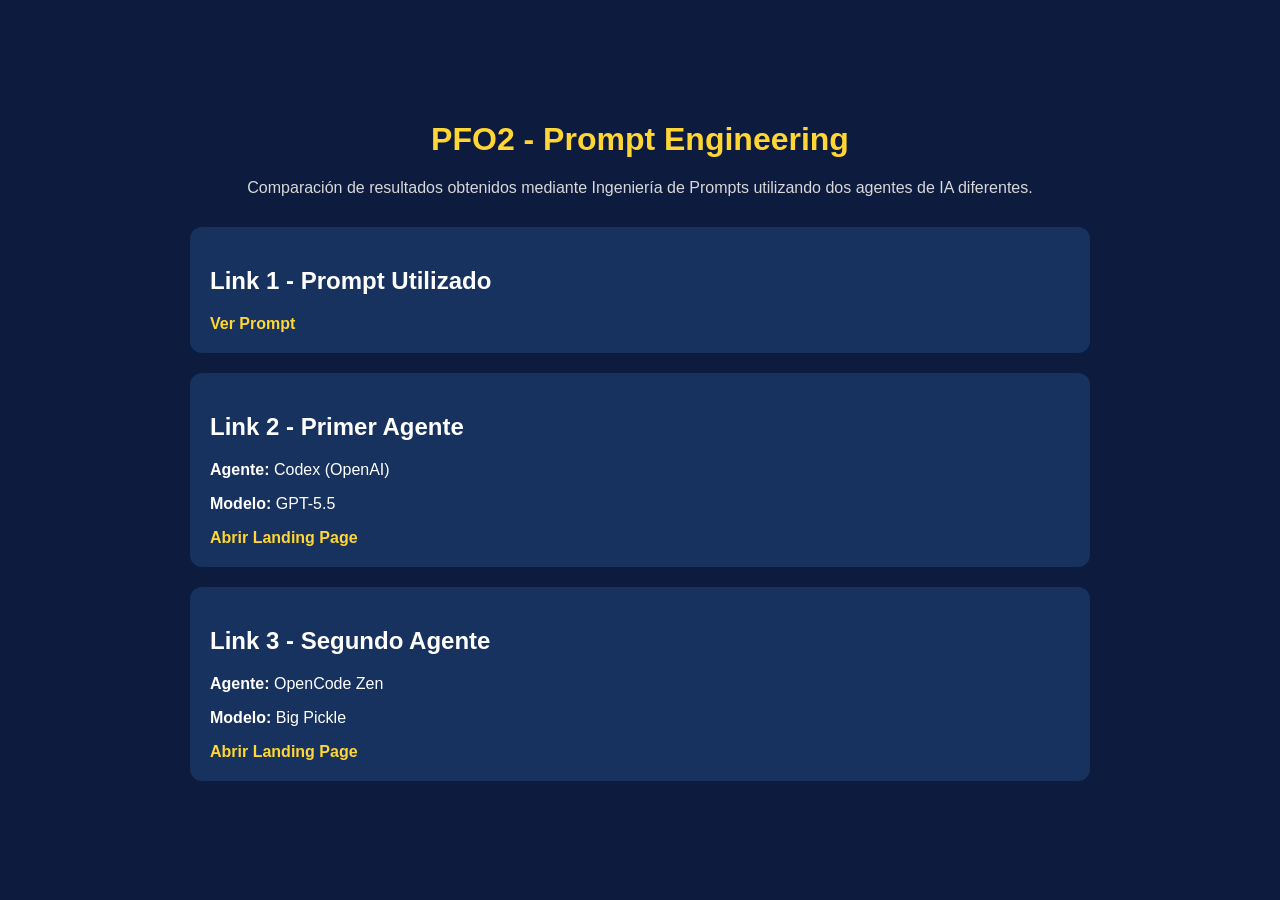
<file: index.html>
<!DOCTYPE html>
<html lang="es">
<head>
<meta charset="UTF-8">
<meta name="viewport" content="width=device-width, initial-scale=1.0">
<title>PFO2 - Prompt Engineering</title>

<style>
body{
    font-family: Arial, sans-serif;
    background:#0d1b3e;
    color:white;
    min-height:100vh;
    margin:0;
    display:flex;
    justify-content:center;
    align-items:center;
}

.container{
    max-width:900px;
    width:90%;
}

h1{
    text-align:center;
    color:#ffd633;
}

.card{
    background:#17325f;
    padding:20px;
    margin:20px 0;
    border-radius:12px;
}

a{
    color:#ffd633;
    font-weight:bold;
    text-decoration:none;
}
</style>
</head>
<body>

<div class="container">

<h1>PFO2 - Prompt Engineering</h1>

<p style="text-align:center; color:#d8d8d8; margin-bottom:30px;">
Comparación de resultados obtenidos mediante Ingeniería de Prompts
utilizando dos agentes de IA diferentes.
</p>

<div class="card">
<h2>Link 1 - Prompt Utilizado</h2>
<a href="prompt.txt">Ver Prompt</a>
</div>

<div class="card">
<h2>Link 2 - Primer Agente</h2>
<p><strong>Agente:</strong> Codex (OpenAI)</p>
<p><strong>Modelo:</strong> GPT-5.5</p>
<a href="PFO2_Lynch_original/index.html">
Abrir Landing Page
</a>
</div>

<div class="card">
<h2>Link 3 - Segundo Agente</h2>
<p><strong>Agente:</strong> OpenCode Zen</p>
<p><strong>Modelo:</strong> Big Pickle</p>
<a href="PFO2_Lynch_OpenCode/index.html">
Abrir Landing Page
</a>
</div>

</div>

</body>
</html>
</file>
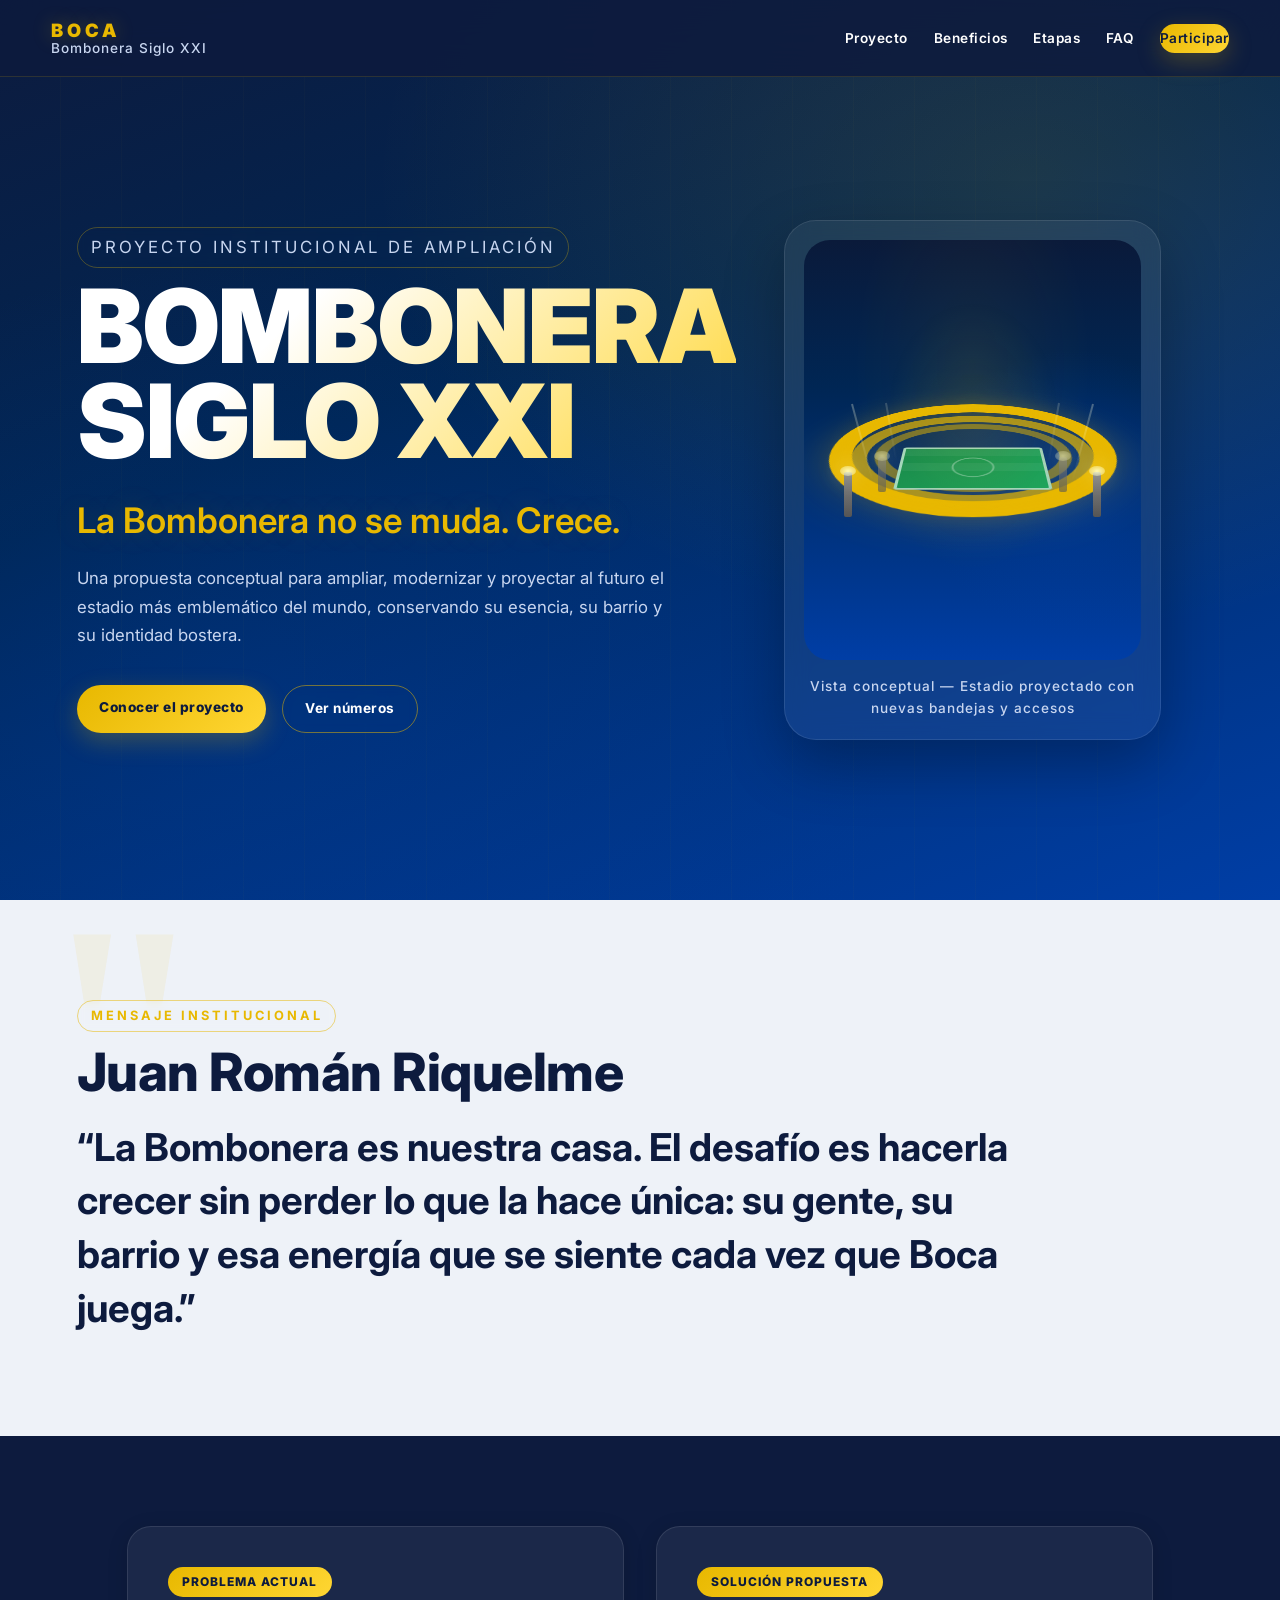
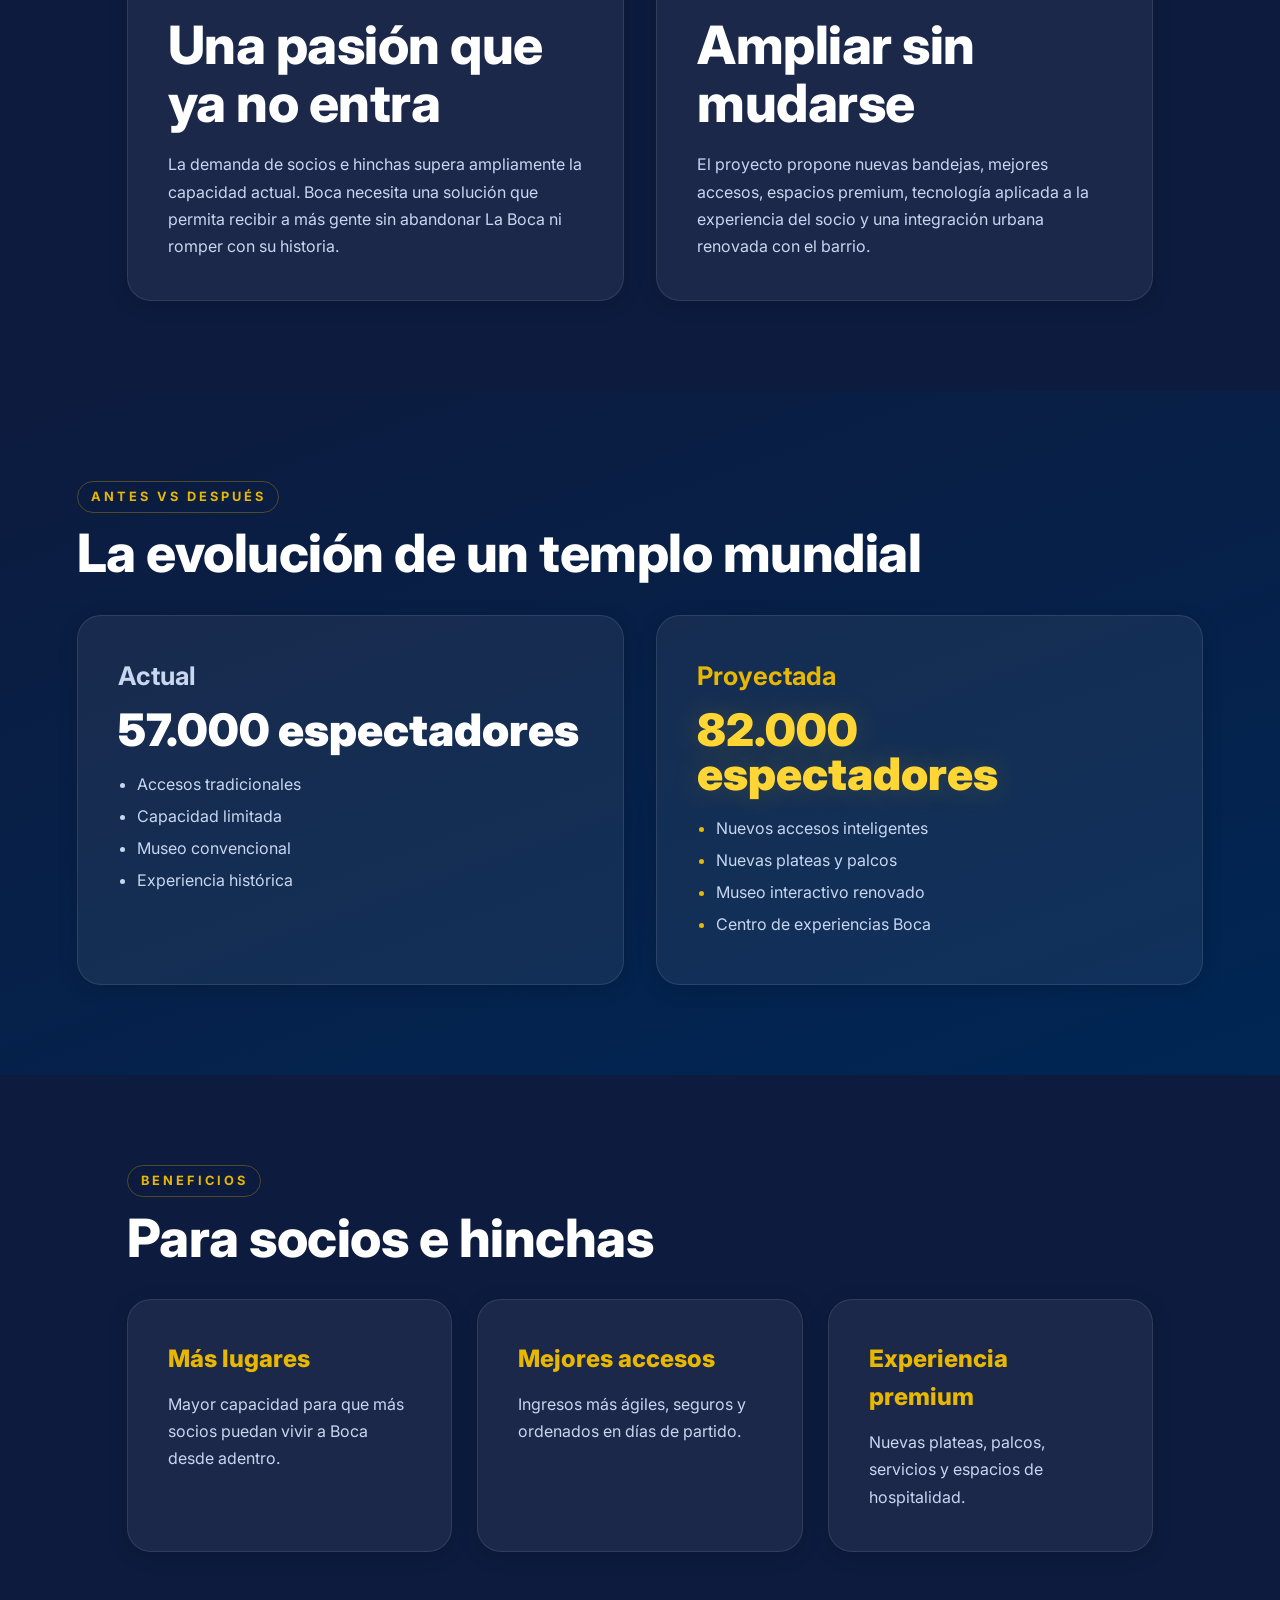
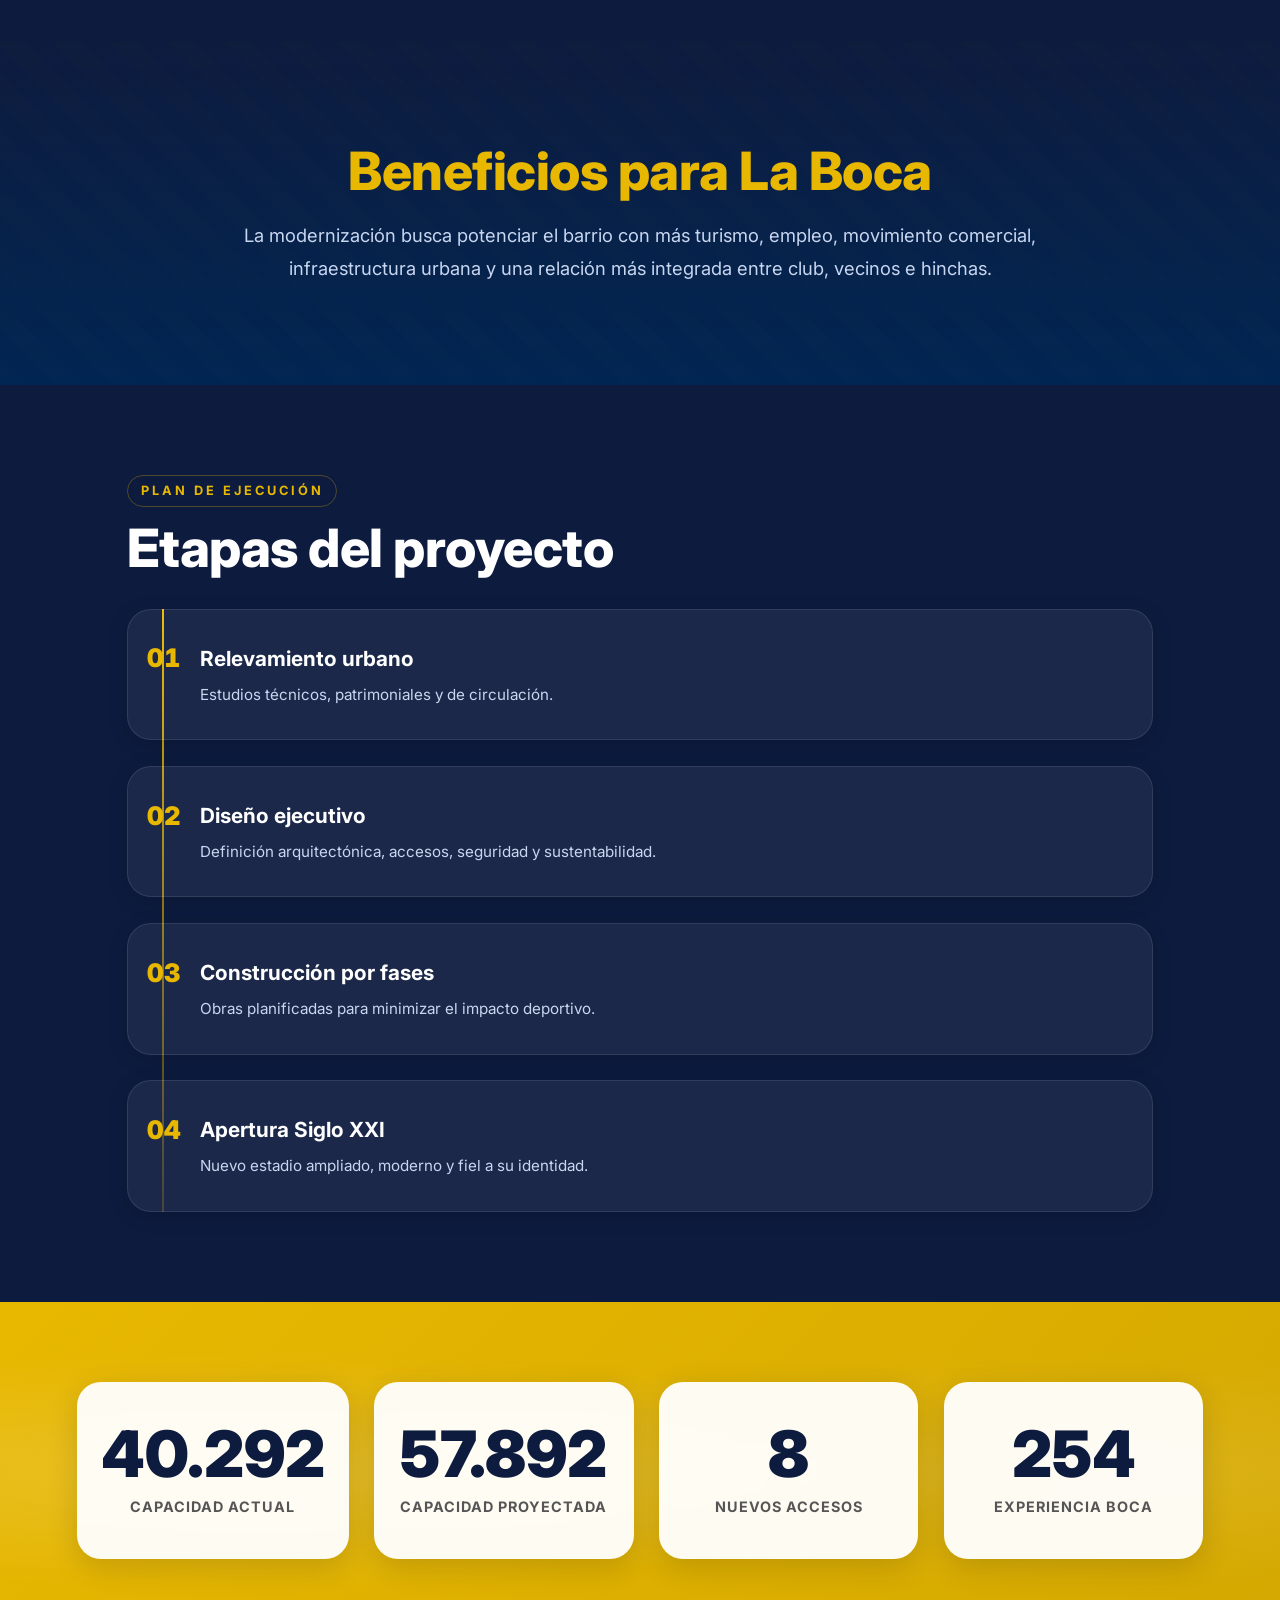
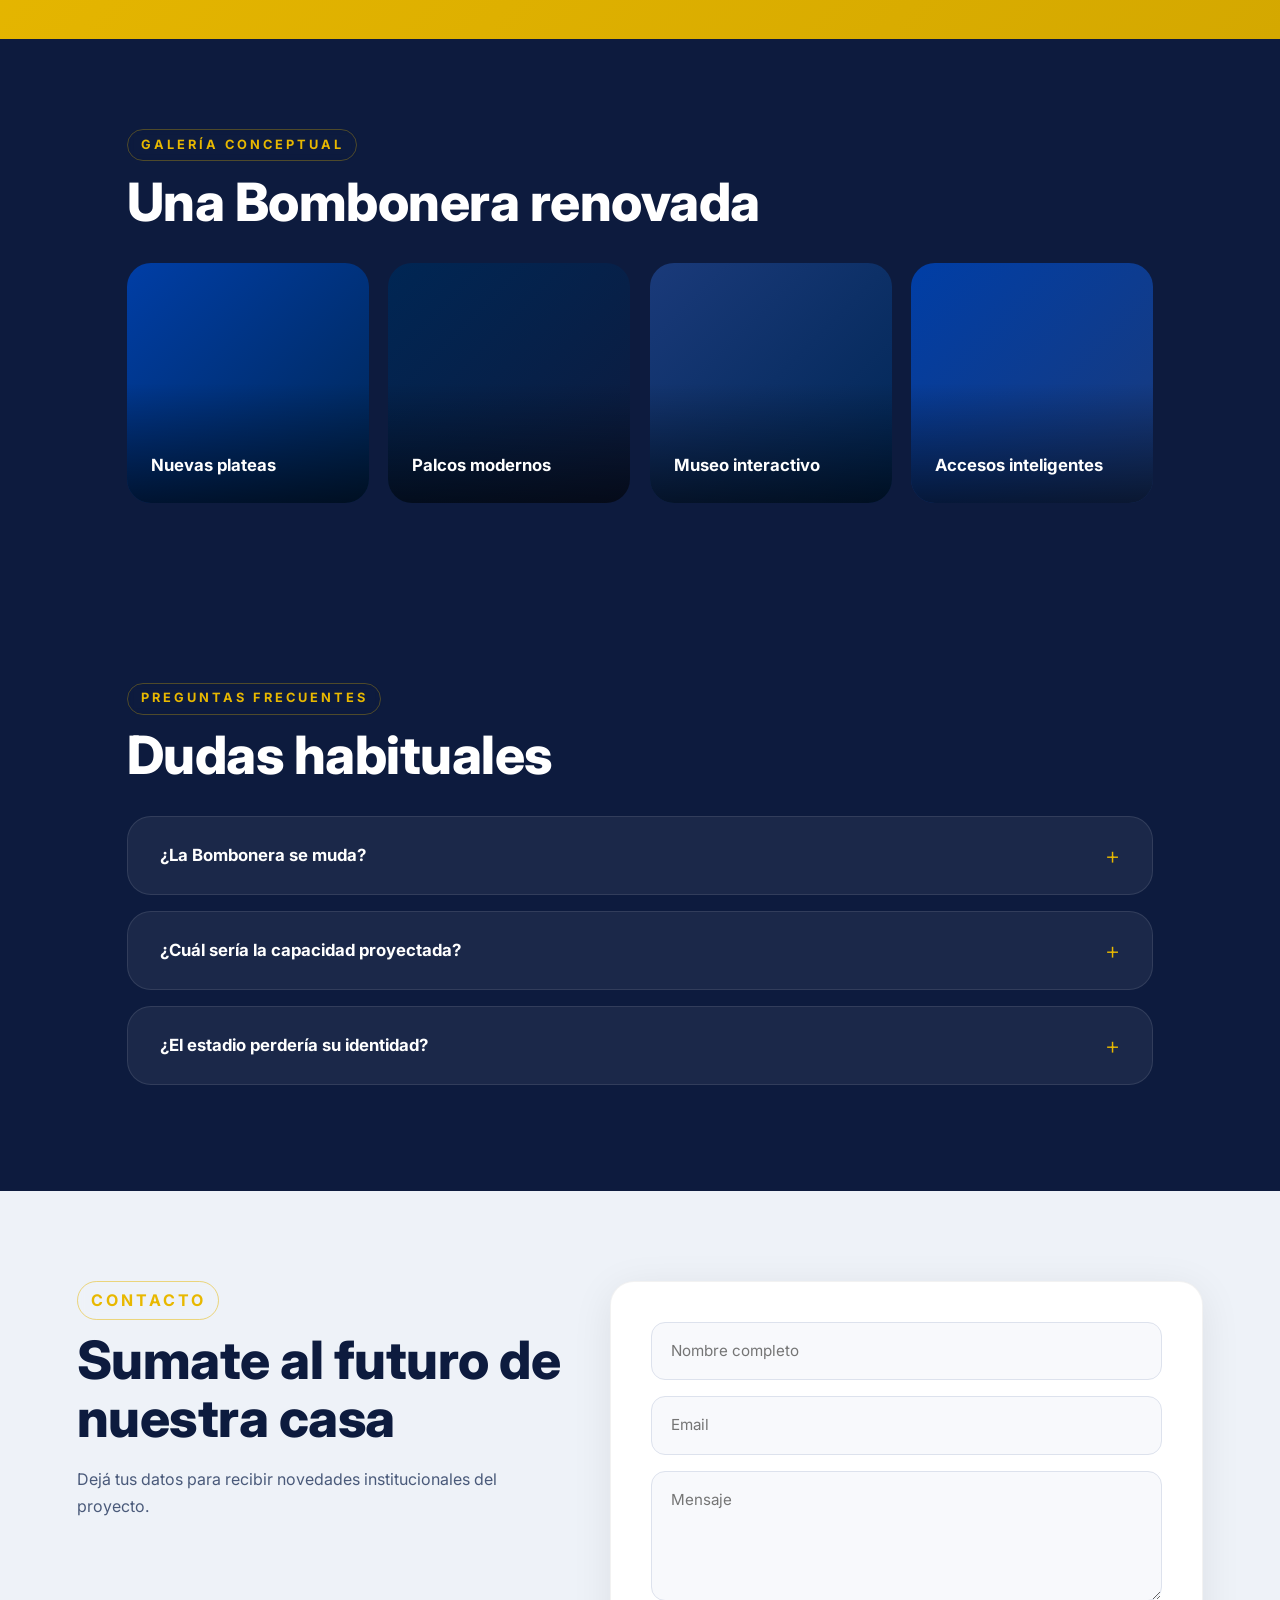
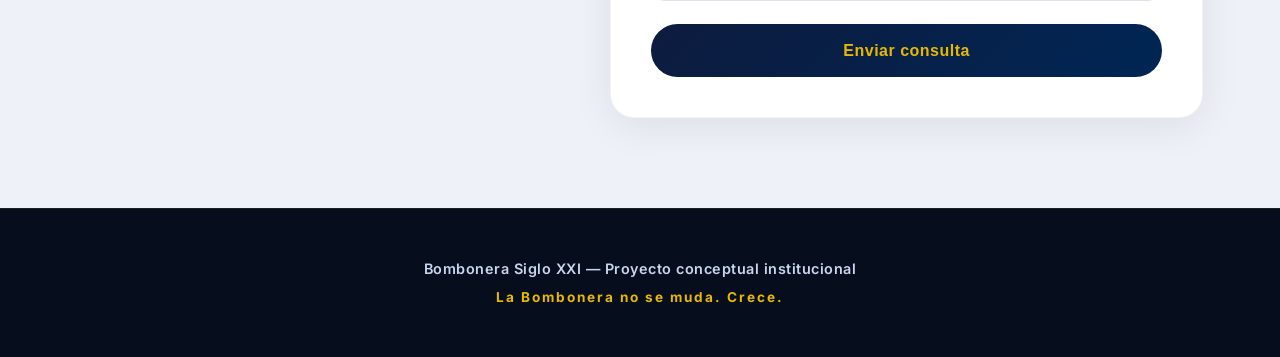
<file: PFO2_Lynch_OpenCode/index.html>
<!DOCTYPE html>
<html lang="es">
<head>
  <meta charset="UTF-8" />
  <meta name="viewport" content="width=device-width, initial-scale=1.0" />
  <title>Bombonera Siglo XXI — Proyecto de Ampliación</title>
  <meta name="description" content="Proyecto conceptual de ampliación de La Bombonera impulsado por Juan Román Riquelme. Una Bombonera más grande, moderna y fiel a su identidad." />
  <link rel="preconnect" href="https://fonts.googleapis.com" />
  <link rel="preconnect" href="https://fonts.gstatic.com" crossorigin />
  <link href="https://fonts.googleapis.com/css2?family=Inter:wght@400;500;600;700;800;900&display=swap" rel="stylesheet" />
  <link rel="stylesheet" href="style.css" />
</head>
<body>

<header class="header">
  <nav class="nav">
    <a href="#" class="logo">
      <span>BOCA</span>
      <strong>Bombonera Siglo XXI</strong>
    </a>

    <button class="menu-btn" id="menuBtn">☰</button>

    <ul class="nav-menu" id="navMenu">
      <li><a href="#proyecto">Proyecto</a></li>
      <li><a href="#beneficios">Beneficios</a></li>
      <li><a href="#etapas">Etapas</a></li>
      <li><a href="#faq">FAQ</a></li>
      <li><a class="btn-nav" href="#contacto">Participar</a></li>
    </ul>
  </nav>
</header>

<main>

<section class="hero" id="inicio">
  <div class="hero-content reveal">
    <p class="eyebrow">Proyecto institucional de ampliación</p>
    <h1>Bombonera Siglo XXI</h1>
    <h2>La Bombonera no se muda. Crece.</h2>
    <p>
      Una propuesta conceptual para ampliar, modernizar y proyectar al futuro
      el estadio más emblemático del mundo, conservando su esencia, su barrio
      y su identidad bostera.
    </p>
    <div class="hero-actions">
      <a href="#proyecto" class="btn-primary">Conocer el proyecto</a>
      <a href="#estadisticas" class="btn-secondary">Ver números</a>
    </div>
  </div>

  <div class="stadium-card reveal">
    <div class="stadium-visual">
      <div class="stadium-bg"></div>
      <div class="stadium-glow"></div>
      <div class="stadium-tier lower"></div>
      <div class="stadium-tier middle"></div>
      <div class="stadium-tier upper"></div>
      <div class="stadium-field">
        <div class="field-stripe"></div>
        <div class="field-stripe two"></div>
        <div class="field-circle"></div>
      </div>
      <div class="floodlight left"></div>
      <div class="floodlight right"></div>
      <div class="floodlight back-left"></div>
      <div class="floodlight back-right"></div>
      <div class="light-beam"></div>
      <div class="light-beam two"></div>
      <div class="light-beam three"></div>
      <div class="light-beam four"></div>
      <div class="stadium-spotlight"></div>
    </div>
    <p>Vista conceptual — Estadio proyectado con nuevas bandejas y accesos</p>
  </div>
</section>

<section class="section romy reveal">
  <div>
    <p class="eyebrow">Mensaje institucional</p>
    <h2>Juan Román Riquelme</h2>
    <blockquote>
      “La Bombonera es nuestra casa. El desafío es hacerla crecer sin perder
      lo que la hace única: su gente, su barrio y esa energía que se siente
      cada vez que Boca juega.”
    </blockquote>
  </div>
</section>

<section class="section grid-2" id="proyecto">
  <div class="card reveal">
    <span class="tag">Problema actual</span>
    <h2>Una pasión que ya no entra</h2>
    <p>
      La demanda de socios e hinchas supera ampliamente la capacidad actual.
      Boca necesita una solución que permita recibir a más gente sin abandonar
      La Boca ni romper con su historia.
    </p>
  </div>

  <div class="card reveal">
    <span class="tag">Solución propuesta</span>
    <h2>Ampliar sin mudarse</h2>
    <p>
      El proyecto propone nuevas bandejas, mejores accesos, espacios premium,
      tecnología aplicada a la experiencia del socio y una integración urbana
      renovada con el barrio.
    </p>
  </div>
</section>

<section class="section comparison reveal">
  <p class="eyebrow">Antes vs Después</p>
  <h2>La evolución de un templo mundial</h2>

  <div class="compare-grid">
    <div class="compare-card before">
      <h3>Actual</h3>
      <p>57.000 espectadores</p>
      <ul>
        <li>Accesos tradicionales</li>
        <li>Capacidad limitada</li>
        <li>Museo convencional</li>
        <li>Experiencia histórica</li>
      </ul>
    </div>

    <div class="compare-card after">
      <h3>Proyectada</h3>
      <p>82.000 espectadores</p>
      <ul>
        <li>Nuevos accesos inteligentes</li>
        <li>Nuevas plateas y palcos</li>
        <li>Museo interactivo renovado</li>
        <li>Centro de experiencias Boca</li>
      </ul>
    </div>
  </div>
</section>

<section class="section" id="beneficios">
  <p class="eyebrow reveal">Beneficios</p>
  <h2 class="reveal">Para socios e hinchas</h2>

  <div class="cards">
    <article class="card reveal">
      <h3>Más lugares</h3>
      <p>Mayor capacidad para que más socios puedan vivir a Boca desde adentro.</p>
    </article>

    <article class="card reveal">
      <h3>Mejores accesos</h3>
      <p>Ingresos más ágiles, seguros y ordenados en días de partido.</p>
    </article>

    <article class="card reveal">
      <h3>Experiencia premium</h3>
      <p>Nuevas plateas, palcos, servicios y espacios de hospitalidad.</p>
    </article>
  </div>
</section>

<section class="section barrio reveal">
  <h2>Beneficios para La Boca</h2>
  <p>
    La modernización busca potenciar el barrio con más turismo, empleo,
    movimiento comercial, infraestructura urbana y una relación más integrada
    entre club, vecinos e hinchas.
  </p>
</section>

<section class="section" id="etapas">
  <p class="eyebrow reveal">Plan de ejecución</p>
  <h2 class="reveal">Etapas del proyecto</h2>

  <div class="timeline">
    <div class="timeline-item reveal">
      <span>01</span>
      <h3>Relevamiento urbano</h3>
      <p>Estudios técnicos, patrimoniales y de circulación.</p>
    </div>

    <div class="timeline-item reveal">
      <span>02</span>
      <h3>Diseño ejecutivo</h3>
      <p>Definición arquitectónica, accesos, seguridad y sustentabilidad.</p>
    </div>

    <div class="timeline-item reveal">
      <span>03</span>
      <h3>Construcción por fases</h3>
      <p>Obras planificadas para minimizar el impacto deportivo.</p>
    </div>

    <div class="timeline-item reveal">
      <span>04</span>
      <h3>Apertura Siglo XXI</h3>
      <p>Nuevo estadio ampliado, moderno y fiel a su identidad.</p>
    </div>
  </div>
</section>

<section class="stats" id="estadisticas">
  <div class="stat reveal">
    <strong data-target="57000">0</strong>
    <span>Capacidad actual</span>
  </div>

  <div class="stat reveal">
    <strong data-target="82000">0</strong>
    <span>Capacidad proyectada</span>
  </div>

  <div class="stat reveal">
    <strong data-target="12">0</strong>
    <span>Nuevos accesos</span>
  </div>

  <div class="stat reveal">
    <strong data-target="360">0</strong>
    <span>Experiencia Boca</span>
  </div>
</section>

<section class="section gallery">
  <p class="eyebrow reveal">Galería conceptual</p>
  <h2 class="reveal">Una Bombonera renovada</h2>

  <div class="gallery-grid">
      <div class="gallery-item reveal"><span>Nuevas plateas</span></div>
    <div class="gallery-item reveal"><span>Palcos modernos</span></div>
    <div class="gallery-item reveal"><span>Museo interactivo</span></div>
    <div class="gallery-item reveal"><span>Accesos inteligentes</span></div>
  </div>
</section>

<section class="section faq" id="faq">
  <p class="eyebrow reveal">Preguntas frecuentes</p>
  <h2 class="reveal">Dudas habituales</h2>

  <div class="faq-item reveal">
    <button>¿La Bombonera se muda?</button>
    <p>No. La idea central es que La Bombonera permanezca en La Boca y crezca en su lugar histórico.</p>
  </div>

  <div class="faq-item reveal">
    <button>¿Cuál sería la capacidad proyectada?</button>
    <p>La propuesta conceptual estima una capacidad aproximada de 82.000 espectadores.</p>
  </div>

  <div class="faq-item reveal">
    <button>¿El estadio perdería su identidad?</button>
    <p>No. El proyecto busca modernizar sin borrar la esencia histórica, popular y acústica del estadio.</p>
  </div>
</section>

<section class="section contact" id="contacto">
  <div class="reveal">
    <p class="eyebrow">Contacto</p>
    <h2>Sumate al futuro de nuestra casa</h2>
    <p>Dejá tus datos para recibir novedades institucionales del proyecto.</p>
  </div>

  <form class="contact-form reveal">
    <input type="text" placeholder="Nombre completo" required />
    <input type="email" placeholder="Email" required />
    <textarea placeholder="Mensaje"></textarea>
    <button type="submit">Enviar consulta</button>
  </form>
</section>

</main>

<footer class="footer">
  <p>Bombonera Siglo XXI — Proyecto conceptual institucional</p>
  <p>La Bombonera no se muda. Crece.</p>
</footer>

<script src="script.js"></script>
</body>
</html>
</file>
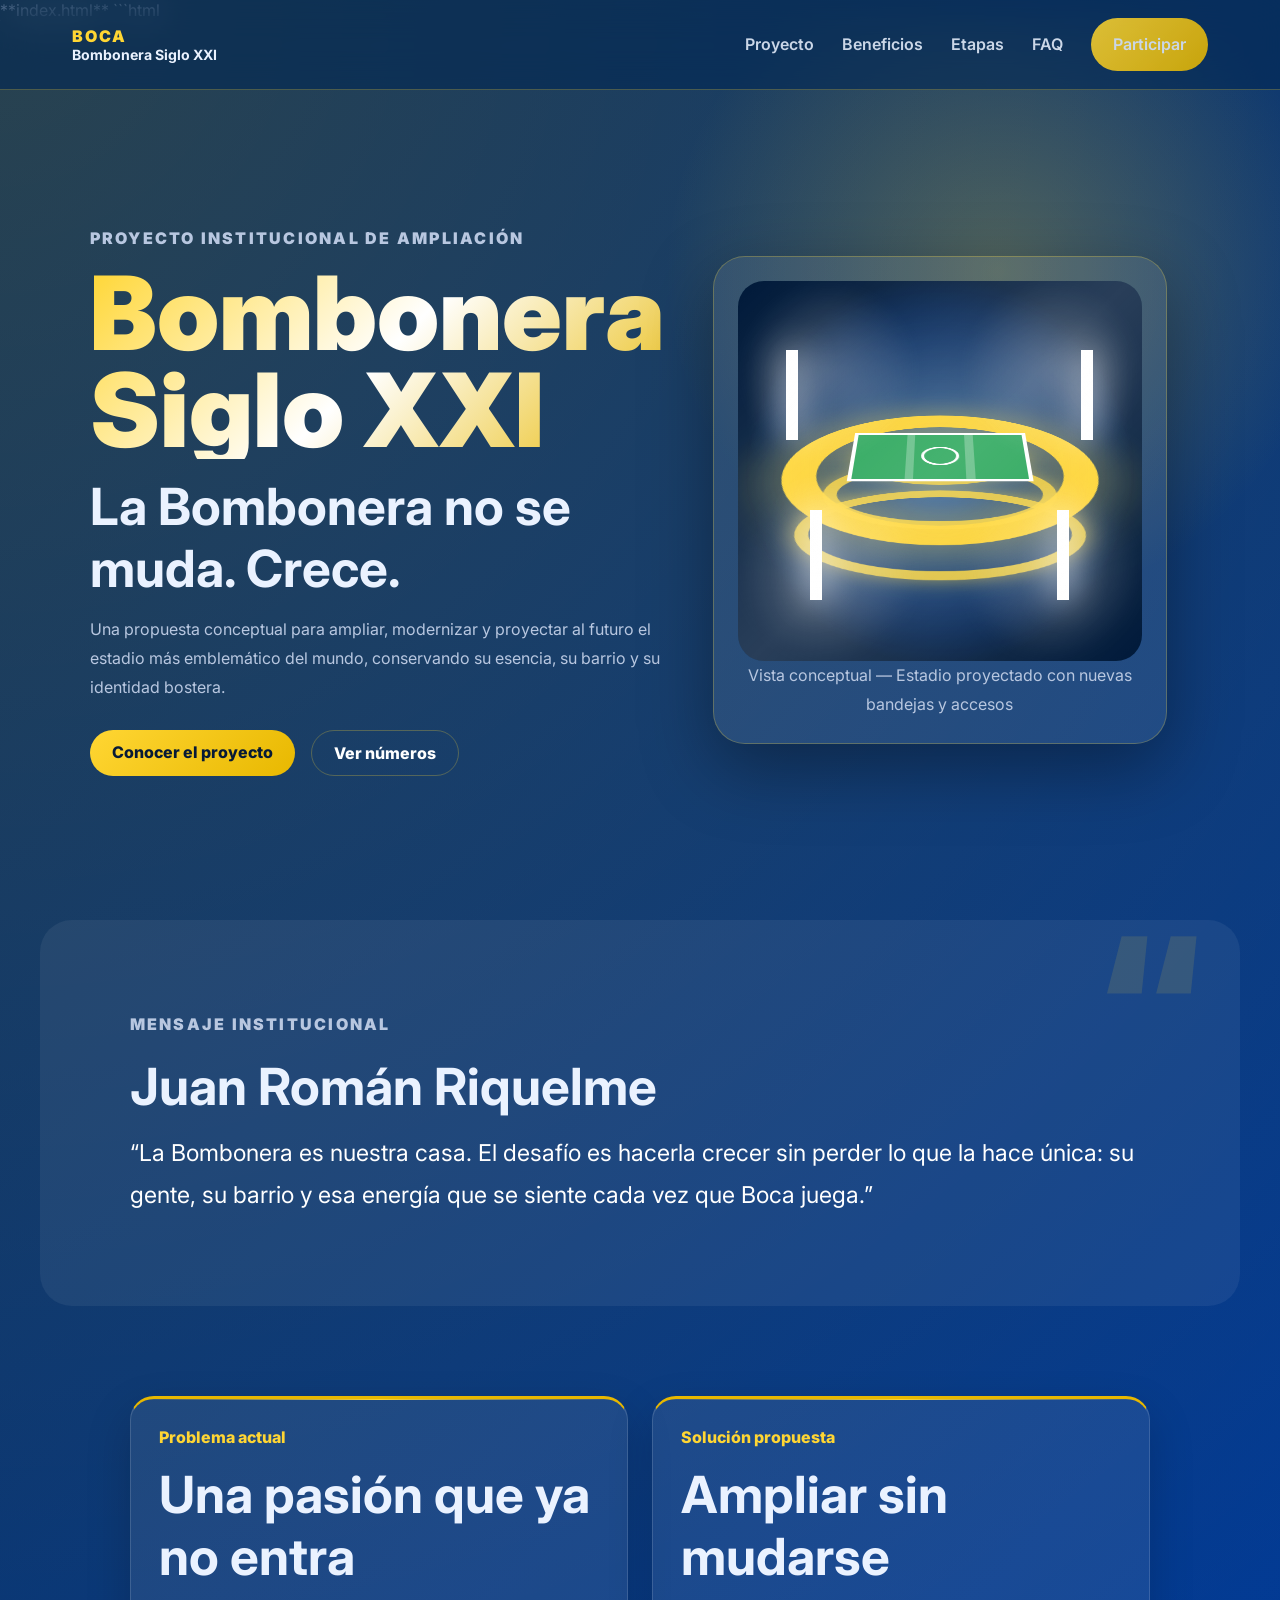
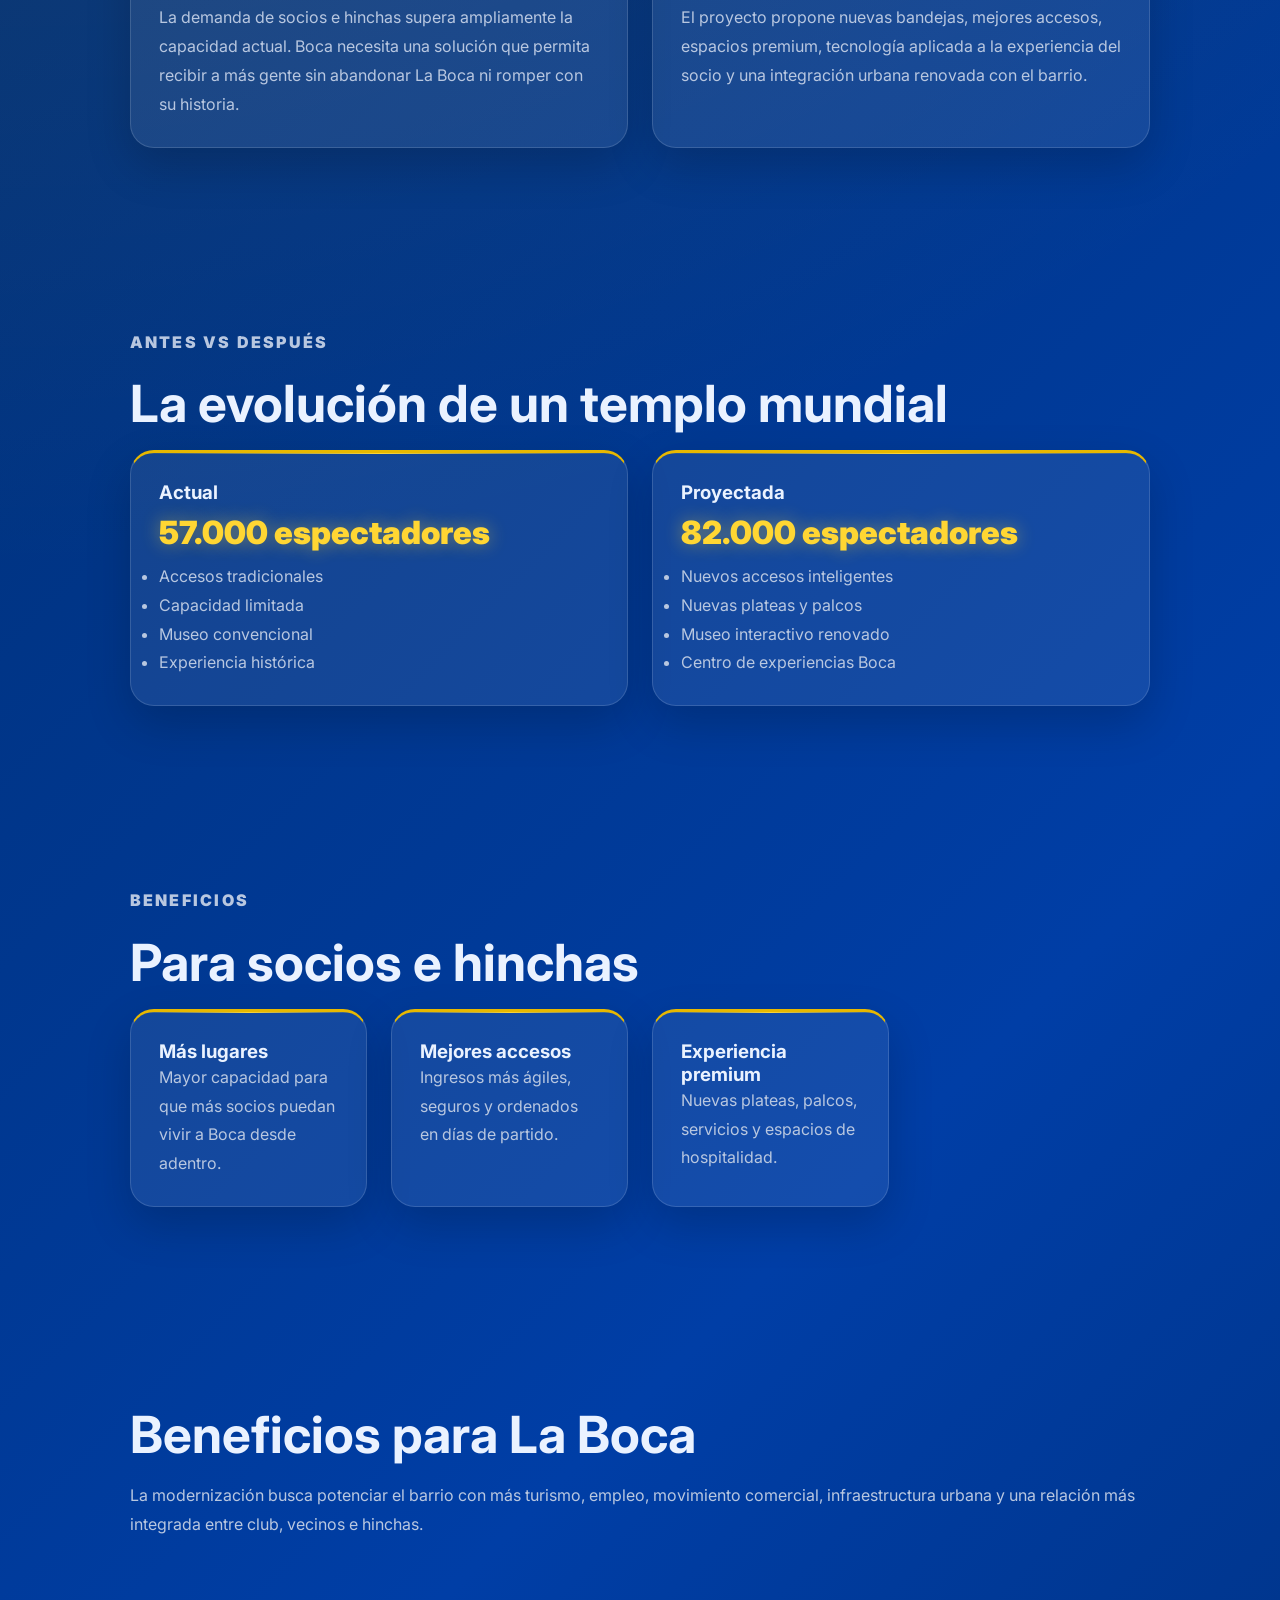
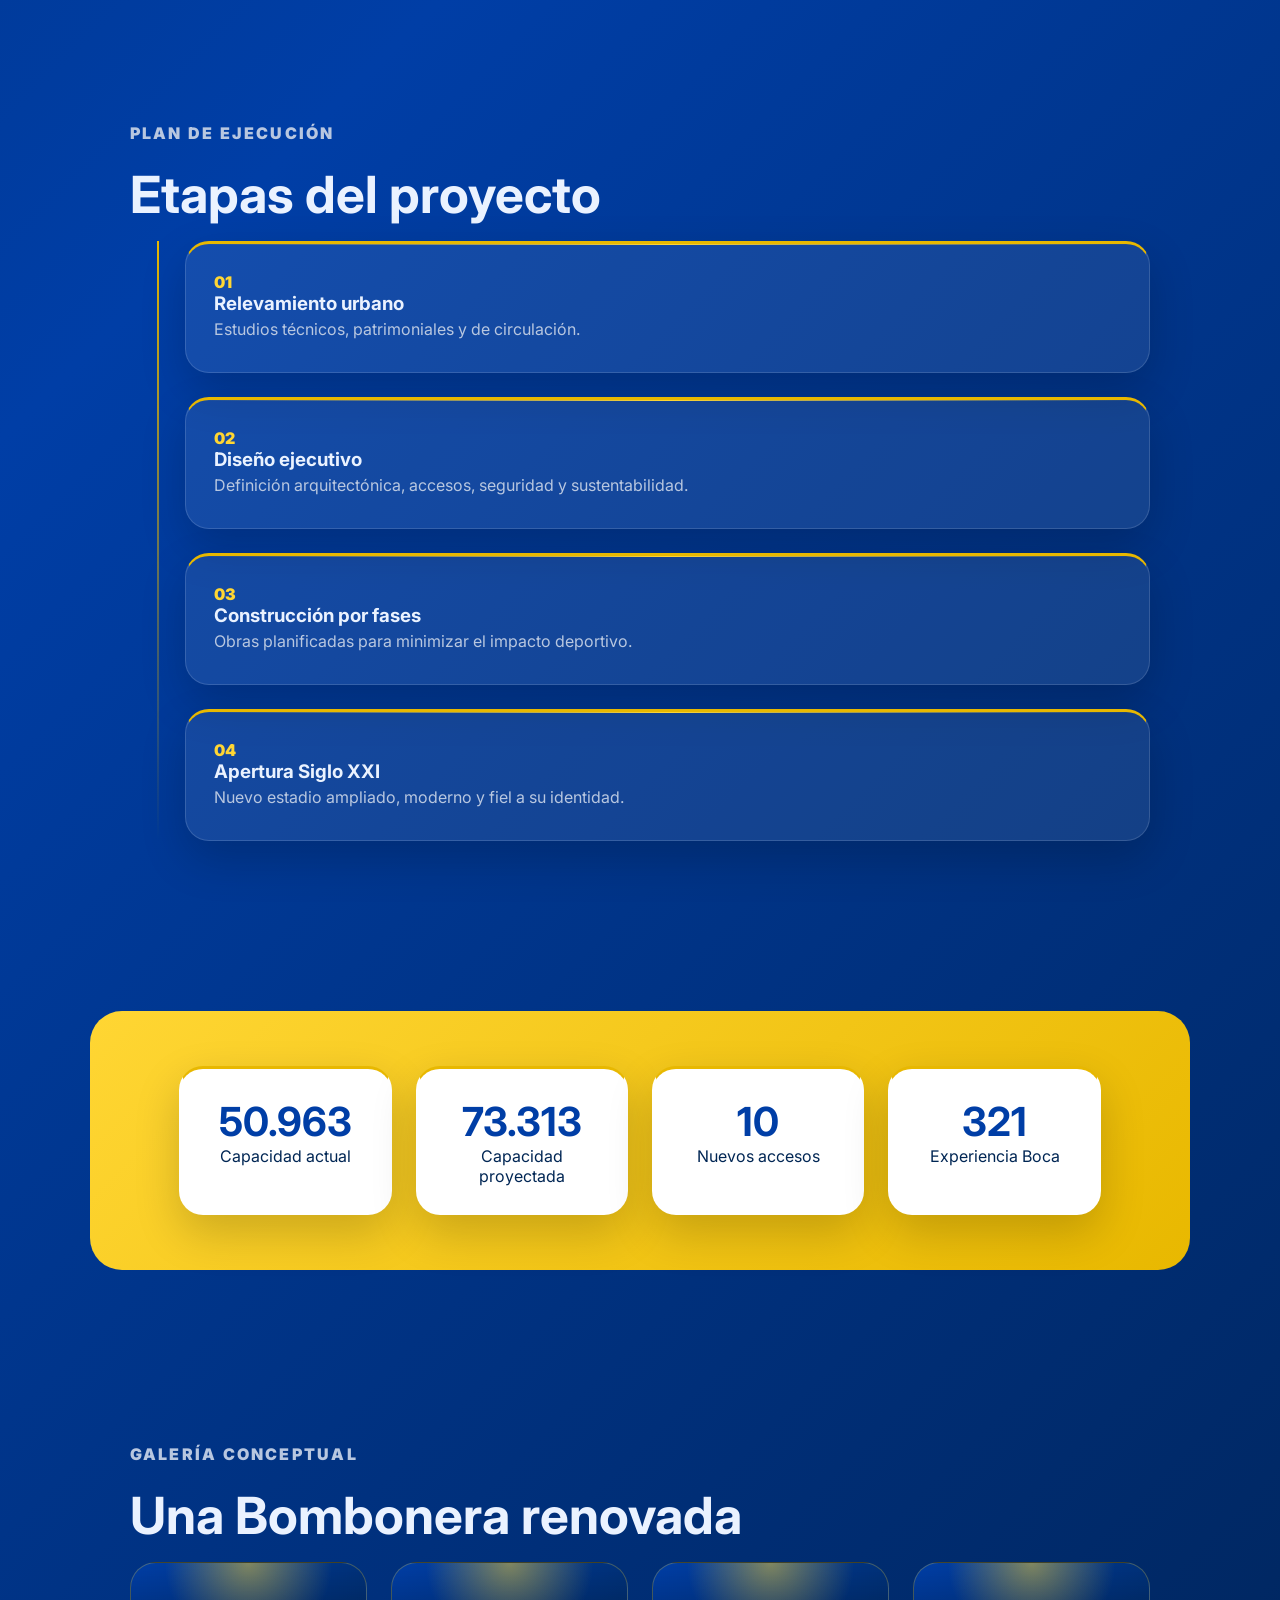
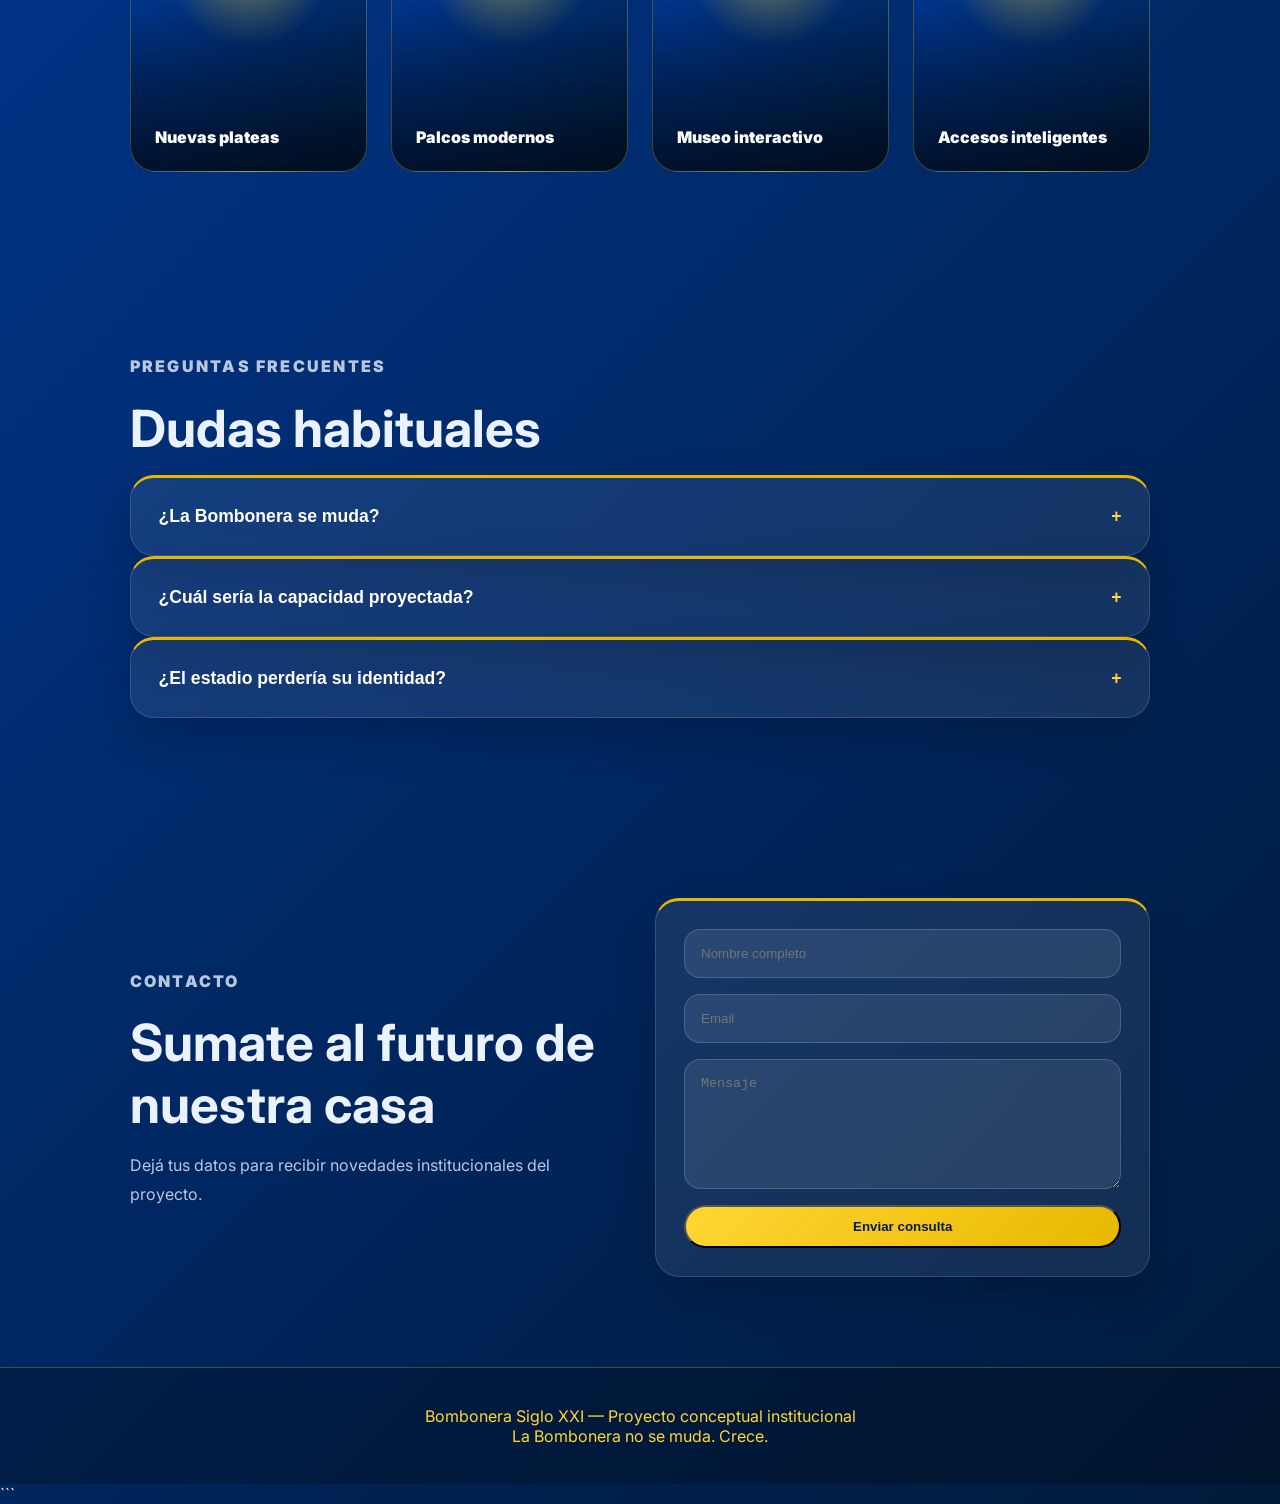
<file: PFO2_Lynch_original/index.html>
**index.html**

```html
<!DOCTYPE html>
<html lang="es">
<head>
  <meta charset="UTF-8" />
  <meta name="viewport" content="width=device-width, initial-scale=1.0" />
  <title>Bombonera Siglo XXI — Proyecto de Ampliación</title>
  <meta name="description" content="Proyecto conceptual de ampliación de La Bombonera impulsado por Juan Román Riquelme. Una Bombonera más grande, moderna y fiel a su identidad." />
  <link rel="preconnect" href="https://fonts.googleapis.com" />
  <link rel="preconnect" href="https://fonts.gstatic.com" crossorigin />
  <link href="https://fonts.googleapis.com/css2?family=Inter:wght@400;500;600;700;800;900&display=swap" rel="stylesheet" />
  <link rel="stylesheet" href="style.css" />
</head>

<body>
<header class="header" id="header">
  <nav class="nav">
    <a href="#inicio" class="logo">
      <span>BOCA</span>
      <strong>Bombonera Siglo XXI</strong>
    </a>

    <button class="menu-btn" id="menuBtn">☰</button>

    <ul class="nav-menu" id="navMenu">
      <li><a href="#proyecto">Proyecto</a></li>
      <li><a href="#beneficios">Beneficios</a></li>
      <li><a href="#etapas">Etapas</a></li>
      <li><a href="#faq">FAQ</a></li>
      <li><a class="btn-nav" href="#contacto">Participar</a></li>
    </ul>
  </nav>
</header>

<main>
<section class="hero" id="inicio">
  <div class="hero-content reveal">
    <p class="eyebrow">Proyecto institucional de ampliación</p>
    <h1>Bombonera Siglo XXI</h1>
    <h2>La Bombonera no se muda. Crece.</h2>
    <p>
      Una propuesta conceptual para ampliar, modernizar y proyectar al futuro
      el estadio más emblemático del mundo, conservando su esencia, su barrio
      y su identidad bostera.
    </p>
    <div class="hero-actions">
      <a href="#proyecto" class="btn-primary">Conocer el proyecto</a>
      <a href="#estadisticas" class="btn-secondary">Ver números</a>
    </div>
  </div>

  <div class="stadium-card reveal">
    <div class="stadium-visual">
      <div class="stadium-bg"></div>
      <div class="stadium-glow"></div>
      <div class="stadium-tier lower"></div>
      <div class="stadium-tier middle"></div>
      <div class="stadium-tier upper"></div>
      <div class="stadium-field">
        <div class="field-stripe"></div>
        <div class="field-stripe two"></div>
        <div class="field-circle"></div>
      </div>
      <div class="floodlight left"></div>
      <div class="floodlight right"></div>
      <div class="floodlight back-left"></div>
      <div class="floodlight back-right"></div>
      <div class="light-beam"></div>
      <div class="light-beam two"></div>
      <div class="light-beam three"></div>
      <div class="light-beam four"></div>
      <div class="stadium-spotlight"></div>
    </div>
    <p>Vista conceptual — Estadio proyectado con nuevas bandejas y accesos</p>
  </div>
</section>

<section class="section romy reveal">
  <div>
    <p class="eyebrow">Mensaje institucional</p>
    <h2>Juan Román Riquelme</h2>
    <blockquote>
      “La Bombonera es nuestra casa. El desafío es hacerla crecer sin perder
      lo que la hace única: su gente, su barrio y esa energía que se siente
      cada vez que Boca juega.”
    </blockquote>
  </div>
</section>

<section class="section grid-2" id="proyecto">
  <div class="card reveal">
    <span class="tag">Problema actual</span>
    <h2>Una pasión que ya no entra</h2>
    <p>
      La demanda de socios e hinchas supera ampliamente la capacidad actual.
      Boca necesita una solución que permita recibir a más gente sin abandonar
      La Boca ni romper con su historia.
    </p>
  </div>

  <div class="card reveal">
    <span class="tag">Solución propuesta</span>
    <h2>Ampliar sin mudarse</h2>
    <p>
      El proyecto propone nuevas bandejas, mejores accesos, espacios premium,
      tecnología aplicada a la experiencia del socio y una integración urbana
      renovada con el barrio.
    </p>
  </div>
</section>

<section class="section comparison reveal">
  <p class="eyebrow">Antes vs Después</p>
  <h2>La evolución de un templo mundial</h2>

  <div class="compare-grid">
    <div class="compare-card before">
      <h3>Actual</h3>
      <p>57.000 espectadores</p>
      <ul>
        <li>Accesos tradicionales</li>
        <li>Capacidad limitada</li>
        <li>Museo convencional</li>
        <li>Experiencia histórica</li>
      </ul>
    </div>

    <div class="compare-card after">
      <h3>Proyectada</h3>
      <p>82.000 espectadores</p>
      <ul>
        <li>Nuevos accesos inteligentes</li>
        <li>Nuevas plateas y palcos</li>
        <li>Museo interactivo renovado</li>
        <li>Centro de experiencias Boca</li>
      </ul>
    </div>
  </div>
</section>

<section class="section" id="beneficios">
  <p class="eyebrow reveal">Beneficios</p>
  <h2 class="reveal">Para socios e hinchas</h2>

  <div class="cards">
    <article class="card reveal">
      <h3>Más lugares</h3>
      <p>Mayor capacidad para que más socios puedan vivir a Boca desde adentro.</p>
    </article>

    <article class="card reveal">
      <h3>Mejores accesos</h3>
      <p>Ingresos más ágiles, seguros y ordenados en días de partido.</p>
    </article>

    <article class="card reveal">
      <h3>Experiencia premium</h3>
      <p>Nuevas plateas, palcos, servicios y espacios de hospitalidad.</p>
    </article>
  </div>
</section>

<section class="section barrio reveal">
  <h2>Beneficios para La Boca</h2>
  <p>
    La modernización busca potenciar el barrio con más turismo, empleo,
    movimiento comercial, infraestructura urbana y una relación más integrada
    entre club, vecinos e hinchas.
  </p>
</section>

<section class="section" id="etapas">
  <p class="eyebrow reveal">Plan de ejecución</p>
  <h2 class="reveal">Etapas del proyecto</h2>

  <div class="timeline">
    <div class="timeline-item reveal">
      <span>01</span>
      <h3>Relevamiento urbano</h3>
      <p>Estudios técnicos, patrimoniales y de circulación.</p>
    </div>

    <div class="timeline-item reveal">
      <span>02</span>
      <h3>Diseño ejecutivo</h3>
      <p>Definición arquitectónica, accesos, seguridad y sustentabilidad.</p>
    </div>

    <div class="timeline-item reveal">
      <span>03</span>
      <h3>Construcción por fases</h3>
      <p>Obras planificadas para minimizar el impacto deportivo.</p>
    </div>

    <div class="timeline-item reveal">
      <span>04</span>
      <h3>Apertura Siglo XXI</h3>
      <p>Nuevo estadio ampliado, moderno y fiel a su identidad.</p>
    </div>
  </div>
</section>

<section class="stats" id="estadisticas">
  <div class="stat reveal">
    <strong data-target="57000">0</strong>
    <span>Capacidad actual</span>
  </div>

  <div class="stat reveal">
    <strong data-target="82000">0</strong>
    <span>Capacidad proyectada</span>
  </div>

  <div class="stat reveal">
    <strong data-target="12">0</strong>
    <span>Nuevos accesos</span>
  </div>

  <div class="stat reveal">
    <strong data-target="360">0</strong>
    <span>Experiencia Boca</span>
  </div>
</section>

<section class="section gallery">
  <p class="eyebrow reveal">Galería conceptual</p>
  <h2 class="reveal">Una Bombonera renovada</h2>

  <div class="gallery-grid">
    <div class="gallery-item reveal"><span>Nuevas plateas</span></div>
    <div class="gallery-item reveal"><span>Palcos modernos</span></div>
    <div class="gallery-item reveal"><span>Museo interactivo</span></div>
    <div class="gallery-item reveal"><span>Accesos inteligentes</span></div>
  </div>
</section>

<section class="section faq" id="faq">
  <p class="eyebrow reveal">Preguntas frecuentes</p>
  <h2 class="reveal">Dudas habituales</h2>

  <div class="faq-item reveal">
    <button>¿La Bombonera se muda?</button>
    <p>No. La idea central es que La Bombonera permanezca en La Boca y crezca en su lugar histórico.</p>
  </div>

  <div class="faq-item reveal">
    <button>¿Cuál sería la capacidad proyectada?</button>
    <p>La propuesta conceptual estima una capacidad aproximada de 82.000 espectadores.</p>
  </div>

  <div class="faq-item reveal">
    <button>¿El estadio perdería su identidad?</button>
    <p>No. El proyecto busca modernizar sin borrar la esencia histórica, popular y acústica del estadio.</p>
  </div>
</section>

<section class="section contact" id="contacto">
  <div class="reveal">
    <p class="eyebrow">Contacto</p>
    <h2>Sumate al futuro de nuestra casa</h2>
    <p>Dejá tus datos para recibir novedades institucionales del proyecto.</p>
  </div>

  <form class="contact-form reveal">
    <input type="text" placeholder="Nombre completo" required />
    <input type="email" placeholder="Email" required />
    <textarea placeholder="Mensaje"></textarea>
    <button type="submit">Enviar consulta</button>
  </form>
</section>
</main>

<footer class="footer">
  <p>Bombonera Siglo XXI — Proyecto conceptual institucional</p>
  <p>La Bombonera no se muda. Crece.</p>
</footer>

<script src="script.js"></script>
</body>
</html>
```
</file>
<file: PFO2_Lynch_OpenCode/style.css>
:root {
  --blue: #002654;
  --blue-2: #003ea6;
  --blue-dark: #0d1b3e;
  --blue-soft: #eef2f8;
  --gold: #e8b800;
  --gold-light: #ffd633;
  --gold-glow: rgba(232, 184, 0, 0.25);
  --white: #ffffff;
  --soft: #eef2f8;
  --text: #c8d6f0;
  --dark: #0d1b3e;
  --shadow: 0 24px 60px rgba(0, 0, 0, 0.28);
  --shadow-sm: 0 4px 20px rgba(0, 0, 0, 0.15);
  --shadow-gold: 0 10px 30px rgba(232, 184, 0, 0.25);
  --glass: rgba(255, 255, 255, 0.06);
  --radius: 24px;
  --radius-sm: 14px;
  --transition: 0.5s cubic-bezier(0.25, 0.46, 0.45, 0.94);
  --transition-fast: 0.3s cubic-bezier(0.25, 0.46, 0.45, 0.94);
}

* {
  margin: 0;
  padding: 0;
  box-sizing: border-box;
}

html {
  scroll-behavior: smooth;
}

body {
  font-family: 'Inter', Arial, Helvetica, sans-serif;
  background: var(--blue-dark);
  color: var(--white);
  line-height: 1.6;
  -webkit-font-smoothing: antialiased;
  -moz-osx-font-smoothing: grayscale;
}

a {
  color: inherit;
  text-decoration: none;
}

.header {
  position: fixed;
  inset: 0 0 auto 0;
  z-index: 1000;
  background: rgba(13, 27, 62, 0.85);
  backdrop-filter: blur(20px);
  -webkit-backdrop-filter: blur(20px);
  border-bottom: 1px solid rgba(232, 184, 0, 0.15);
  transition: background var(--transition-fast);
}

.header:hover {
  background: rgba(13, 27, 62, 0.95);
}

.nav {
  width: min(1180px, 92%);
  margin: auto;
  height: 76px;
  display: flex;
  align-items: center;
  justify-content: space-between;
}

.logo {
  display: flex;
  flex-direction: column;
  line-height: 1.1;
  position: relative;
}

.logo span {
  color: var(--gold);
  font-weight: 900;
  letter-spacing: 4px;
  font-size: 1.15rem;
  text-shadow: 0 0 20px rgba(232, 184, 0, 0.3);
}

.logo strong {
  font-size: 0.85rem;
  font-weight: 500;
  color: var(--text);
  letter-spacing: 1px;
}

.nav-menu {
  display: flex;
  align-items: center;
  gap: 1.6rem;
  list-style: none;
}

.nav-menu a {
  font-weight: 600;
  font-size: 0.85rem;
  letter-spacing: 0.5px;
  position: relative;
  padding: 0.4rem 0;
  transition: color var(--transition-fast);
}

.nav-menu a:not(.btn-nav)::after {
  content: '';
  position: absolute;
  bottom: 0;
  left: 0;
  width: 0;
  height: 2px;
  background: var(--gold);
  transition: width var(--transition-fast);
}

.nav-menu a:not(.btn-nav):hover::after {
  width: 100%;
}

.btn-nav,
.btn-primary {
  background: linear-gradient(135deg, var(--gold), var(--gold-light));
  color: var(--blue-dark);
  padding: 0.75rem 1.4rem;
  border-radius: 999px;
  font-weight: 800;
  font-size: 0.85rem;
  letter-spacing: 0.5px;
  box-shadow: 0 8px 25px var(--gold-glow);
  transition: all var(--transition-fast);
}

.btn-nav:hover,
.btn-primary:hover {
  transform: translateY(-2px);
  box-shadow: 0 12px 35px rgba(232, 184, 0, 0.4);
}

.menu-btn {
  display: none;
  background: none;
  border: none;
  color: var(--gold);
  font-size: 2rem;
  cursor: pointer;
  padding: 0.5rem;
  transition: transform var(--transition-fast);
}

.menu-btn:hover {
  transform: scale(1.1);
}

.hero {
  min-height: 100vh;
  padding: 130px 6% 70px;
  display: grid;
  grid-template-columns: 1.1fr 0.9fr;
  align-items: center;
  gap: 3rem;
  position: relative;
  overflow: hidden;
  background:
    radial-gradient(ellipse at 80% 20%, rgba(232, 184, 0, 0.12) 0%, transparent 45%),
    radial-gradient(ellipse at 20% 80%, rgba(0, 62, 166, 0.25) 0%, transparent 45%),
    linear-gradient(160deg, #0d1b3e 0%, #002654 40%, #003ea6 100%);
}

.hero::before {
  content: '';
  position: absolute;
  inset: 0;
  background:
    repeating-linear-gradient(90deg, transparent 0px, transparent 60px, rgba(232, 184, 0, 0.02) 60px, rgba(232, 184, 0, 0.02) 61px);
  pointer-events: none;
}

.eyebrow {
  color: var(--gold);
  text-transform: uppercase;
  font-weight: 700;
  letter-spacing: 3px;
  font-size: 0.8rem;
  margin-bottom: 0.7rem;
  display: inline-block;
  border: 1px solid rgba(232, 184, 0, 0.3);
  padding: 0.3rem 0.8rem;
  border-radius: 999px;
  backdrop-filter: blur(4px);
}

.hero h1 {
  font-size: clamp(3rem, 8vw, 6.5rem);
  line-height: 0.93;
  text-transform: uppercase;
  font-weight: 900;
  letter-spacing: -1px;
  background: linear-gradient(135deg, var(--white) 30%, var(--gold-light) 100%);
  -webkit-background-clip: text;
  -webkit-text-fill-color: transparent;
  background-clip: text;
}

.hero h2 {
  margin: 1.4rem 0 1rem;
  font-size: clamp(1.3rem, 3.5vw, 2.2rem);
  font-weight: 600;
  color: var(--gold);
  text-shadow: 0 0 30px rgba(232, 184, 0, 0.15);
}

.hero > .hero-content p {
  max-width: 600px;
  color: var(--text);
  font-size: 1.05rem;
  font-weight: 400;
  line-height: 1.7;
}

.hero-actions {
  display: flex;
  gap: 1rem;
  flex-wrap: wrap;
  margin-top: 2.2rem;
}

.btn-secondary {
  border: 1.5px solid rgba(232, 184, 0, 0.5);
  padding: 0.75rem 1.4rem;
  border-radius: 999px;
  font-weight: 700;
  font-size: 0.85rem;
  letter-spacing: 0.5px;
  transition: all var(--transition-fast);
  backdrop-filter: blur(4px);
}

.btn-secondary:hover {
  background: rgba(232, 184, 0, 0.1);
  border-color: var(--gold);
  transform: translateY(-2px);
  box-shadow: 0 8px 25px var(--gold-glow);
}

.stadium-card {
  background: var(--glass);
  border: 1px solid rgba(255, 255, 255, 0.1);
  border-radius: 32px;
  padding: 1.2rem;
  box-shadow: var(--shadow);
  backdrop-filter: blur(12px);
  transition: all var(--transition);
}

.stadium-card:hover {
  border-color: rgba(232, 184, 0, 0.3);
  box-shadow: 0 30px 80px rgba(0, 0, 0, 0.35);
  transform: translateY(-4px);
}

.stadium-card p {
  text-align: center;
  color: var(--text);
  margin-top: 1rem;
  font-size: 0.85rem;
  font-weight: 500;
  letter-spacing: 1px;
}

.stadium-visual {
  position: relative;
  height: 420px;
  border-radius: 26px;
  overflow: hidden;
  background: linear-gradient(180deg, #0a1a3a 0%, #002654 35%, #003ea6 100%);
}

.stadium-bg {
  position: absolute;
  inset: 0;
  background:
    radial-gradient(ellipse at 50% 30%, rgba(232, 184, 0, 0.06) 0%, transparent 50%),
    radial-gradient(ellipse at 80% 60%, rgba(0, 62, 166, 0.4) 0%, transparent 40%);
}

.stadium-glow {
  position: absolute;
  bottom: 25%;
  left: 5%;
  right: 5%;
  height: 45%;
  background: radial-gradient(ellipse at center, rgba(232, 184, 0, 0.08) 0%, transparent 70%);
  animation: pulseGlow 4s ease-in-out infinite;
}

@keyframes pulseGlow {
  0%, 100% { opacity: 0.6; }
  50% { opacity: 1; }
}

.stadium-tier {
  position: absolute;
  border-radius: 50%;
  border-style: solid;
  border-color: var(--gold);
  transform: perspective(500px) rotateX(60deg);
  left: 50%;
  translate: -50% 0;
}

.stadium-tier.lower {
  width: 84%;
  height: 52%;
  bottom: 24%;
  border-width: 22px;
  box-shadow: 0 0 50px rgba(232, 184, 0, 0.25), inset 0 0 30px rgba(232, 184, 0, 0.05);
}

.stadium-tier.middle {
  width: 72%;
  height: 42%;
  bottom: 28%;
  border-width: 16px;
  border-color: rgba(232, 184, 0, 0.7);
  box-shadow: 0 0 35px rgba(232, 184, 0, 0.15);
}

.stadium-tier.upper {
  width: 58%;
  height: 32%;
  bottom: 33%;
  border-width: 12px;
  border-color: rgba(232, 184, 0, 0.5);
  box-shadow: 0 0 20px rgba(232, 184, 0, 0.1);
}

.stadium-field {
  position: absolute;
  width: 44%;
  height: 20%;
  left: 50%;
  bottom: 36%;
  translate: -50% 0;
  background: linear-gradient(135deg, #1a8a4a, #1fa45b);
  border: 3px solid rgba(255, 255, 255, 0.6);
  transform: perspective(500px) rotateX(60deg);
  overflow: hidden;
  border-radius: 4px;
}

.field-stripe {
  position: absolute;
  width: 100%;
  height: 20%;
  background: rgba(255, 255, 255, 0.05);
}

.field-stripe.two {
  top: 40%;
}

.field-circle {
  position: absolute;
  width: 30%;
  height: 50%;
  left: 50%;
  top: 50%;
  translate: -50% -50%;
  border: 2px solid rgba(255, 255, 255, 0.3);
  border-radius: 50%;
}

.floodlight {
  position: absolute;
  width: 8px;
  height: 50px;
  background: linear-gradient(to top, #555, #888);
  border-radius: 2px;
  z-index: 2;
}

.floodlight::after {
  content: '';
  position: absolute;
  top: -6px;
  left: -4px;
  width: 16px;
  height: 10px;
  background: radial-gradient(ellipse, rgba(255, 255, 200, 0.9), rgba(255, 255, 200, 0.3));
  border-radius: 50%;
  box-shadow: 0 0 20px rgba(255, 255, 200, 0.5);
}

.floodlight.left {
  left: 12%;
  bottom: 34%;
  height: 45px;
}

.floodlight.right {
  right: 12%;
  bottom: 34%;
  height: 45px;
}

.floodlight.back-left {
  left: 22%;
  bottom: 40%;
  height: 35px;
  opacity: 0.6;
}

.floodlight.back-right {
  right: 22%;
  bottom: 40%;
  height: 35px;
  opacity: 0.6;
}

.light-beam {
  position: absolute;
  width: 2px;
  height: 80px;
  background: linear-gradient(to bottom, rgba(255, 255, 220, 0.6), transparent);
  transform-origin: top center;
  opacity: 0.5;
}

.light-beam {
  left: 14%;
  bottom: 42%;
  transform: rotate(-15deg);
  animation: beamFlicker 3s ease-in-out infinite;
}

.light-beam.two {
  right: 14%;
  bottom: 42%;
  left: auto;
  transform: rotate(15deg);
  animation-delay: 1.5s;
}

.light-beam.three {
  left: 24%;
  bottom: 47%;
  transform: rotate(-10deg);
  height: 60px;
  opacity: 0.3;
  animation-delay: 0.8s;
}

.light-beam.four {
  right: 24%;
  bottom: 47%;
  left: auto;
  transform: rotate(10deg);
  height: 60px;
  opacity: 0.3;
  animation-delay: 2.2s;
}

@keyframes beamFlicker {
  0%, 100% { opacity: 0.4; }
  25% { opacity: 0.7; }
  50% { opacity: 0.3; }
  75% { opacity: 0.6; }
}

.stadium-spotlight {
  position: absolute;
  top: 10%;
  left: 50%;
  translate: -50% 0;
  width: 60%;
  height: 60%;
  background: radial-gradient(ellipse at center, rgba(232, 184, 0, 0.08) 0%, transparent 60%);
  pointer-events: none;
}

.section {
  padding: 90px 6%;
  max-width: 1180px;
  margin: 0 auto;
}

.section h2 {
  font-size: clamp(2rem, 5vw, 3.3rem);
  line-height: 1.1;
  margin-bottom: 1.2rem;
  font-weight: 800;
  letter-spacing: -0.5px;
}

.section > .eyebrow + h2 {
  margin-bottom: 2rem;
}

.grid-2 {
  display: grid;
  grid-template-columns: repeat(2, 1fr);
  gap: 2rem;
}

.card {
  background: var(--glass);
  border: 1px solid rgba(255, 255, 255, 0.1);
  border-radius: var(--radius);
  padding: 2.5rem;
  box-shadow: var(--shadow-sm);
  transition: all var(--transition);
  position: relative;
  overflow: hidden;
}

.card::before {
  content: '';
  position: absolute;
  top: 0;
  left: 0;
  width: 100%;
  height: 3px;
  background: linear-gradient(90deg, transparent, var(--gold), transparent);
  transform: scaleX(0);
  transition: transform var(--transition);
}

.card:hover {
  transform: translateY(-6px);
  box-shadow: var(--shadow);
  border-color: rgba(232, 184, 0, 0.25);
  background: rgba(255, 255, 255, 0.1);
}

.card:hover::before {
  transform: scaleX(1);
}

.card p {
  color: var(--text);
  font-size: 1rem;
  line-height: 1.7;
}

.tag {
  display: inline-block;
  background: linear-gradient(135deg, var(--gold), var(--gold-light));
  color: var(--blue-dark);
  padding: 0.35rem 0.9rem;
  border-radius: 999px;
  font-weight: 800;
  font-size: 0.75rem;
  letter-spacing: 1px;
  text-transform: uppercase;
  margin-bottom: 1.2rem;
}

.romy {
  background: var(--soft);
  color: var(--blue-dark);
  max-width: 100%;
  padding: 100px 6%;
  position: relative;
  overflow: hidden;
}

.romy::before {
  content: '"';
  position: absolute;
  top: -20px;
  left: 40px;
  font-size: 300px;
  font-weight: 900;
  color: rgba(232, 184, 0, 0.08);
  line-height: 1;
  font-family: Georgia, serif;
  pointer-events: none;
}

.romy > div {
  max-width: 1180px;
  margin: 0 auto;
  position: relative;
  z-index: 1;
}

.romy .eyebrow {
  border-color: rgba(232, 184, 0, 0.5);
}

.romy blockquote {
  font-size: clamp(1.4rem, 4vw, 2.4rem);
  font-weight: 700;
  max-width: 950px;
  color: var(--blue-dark);
  line-height: 1.4;
  font-style: normal;
}

.comparison {
  max-width: 100%;
  padding: 90px 6%;
  background: linear-gradient(160deg, #0d1b3e, #002654);
  position: relative;
}

.comparison > .eyebrow,
.comparison > h2 {
  max-width: 1180px;
  margin-left: auto;
  margin-right: auto;
}

.comparison > h2 {
  margin-bottom: 2rem;
}

.compare-grid {
  display: grid;
  grid-template-columns: repeat(2, 1fr);
  gap: 2rem;
  max-width: 1180px;
  margin: 0 auto;
}

.compare-card {
  background: var(--glass);
  border: 1px solid rgba(255, 255, 255, 0.1);
  border-radius: var(--radius);
  padding: 2.5rem;
  box-shadow: var(--shadow-sm);
  transition: all var(--transition);
}

.compare-card:hover {
  transform: translateY(-4px);
  box-shadow: var(--shadow);
}

.compare-card h3 {
  font-size: 1.6rem;
  font-weight: 700;
  margin-bottom: 0.5rem;
}

.compare-card.before h3 {
  color: var(--text);
}

.compare-card.after h3 {
  color: var(--gold);
}

.compare-card p {
  font-size: 2.8rem;
  font-weight: 900;
  margin: 0.7rem 0 1.2rem;
  line-height: 1;
}

.compare-card.after p {
  color: var(--gold-light);
  text-shadow: 0 0 30px rgba(232, 184, 0, 0.2);
}

.compare-card ul {
  padding-left: 1.2rem;
  color: var(--text);
}

.compare-card li {
  margin-bottom: 0.5rem;
  line-height: 1.5;
}

.compare-card.after li::marker {
  color: var(--gold);
}

.cards {
  display: grid;
  grid-template-columns: repeat(3, 1fr);
  gap: 1.6rem;
}

.cards .card h3 {
  font-size: 1.5rem;
  font-weight: 800;
  margin-bottom: 0.8rem;
  color: var(--gold);
}

.barrio {
  max-width: 100%;
  padding: 100px 6%;
  position: relative;
  background:
    linear-gradient(rgba(13, 27, 62, 0.92), rgba(0, 38, 84, 0.95)),
    repeating-linear-gradient(45deg, rgba(232, 184, 0, 0.12) 0px, rgba(232, 184, 0, 0.12) 20px, transparent 20px, transparent 40px);
}

.barrio > * {
  max-width: 850px;
  margin-left: auto;
  margin-right: auto;
}

.barrio h2 {
  color: var(--gold);
  text-align: center;
}

.barrio p {
  font-size: 1.15rem;
  color: var(--text);
  text-align: center;
  line-height: 1.8;
}

.timeline {
  display: grid;
  gap: 1.6rem;
  position: relative;
}

.timeline::before {
  content: '';
  position: absolute;
  left: 2.2rem;
  top: 0;
  bottom: 0;
  width: 2px;
  background: linear-gradient(to bottom, var(--gold), rgba(232, 184, 0, 0.2));
}

.timeline-item {
  background: var(--glass);
  border: 1px solid rgba(255, 255, 255, 0.1);
  border-radius: var(--radius);
  padding: 2rem 2rem 2rem 4.5rem;
  box-shadow: var(--shadow-sm);
  transition: all var(--transition);
  position: relative;
}

.timeline-item:hover {
  transform: translateX(6px);
  box-shadow: var(--shadow);
  border-color: rgba(232, 184, 0, 0.25);
}

.timeline-item span {
  position: absolute;
  left: 1.2rem;
  top: 1.8rem;
  color: var(--gold);
  font-size: 1.6rem;
  font-weight: 900;
  font-feature-settings: "tnum";
}

.timeline-item h3 {
  font-size: 1.3rem;
  font-weight: 700;
  margin-bottom: 0.5rem;
}

.timeline-item p {
  color: var(--text);
  font-size: 0.95rem;
  line-height: 1.6;
}

.stats {
  padding: 80px 6%;
  display: grid;
  grid-template-columns: repeat(4, 1fr);
  gap: 1.6rem;
  background: linear-gradient(135deg, var(--gold), #d4a800);
  position: relative;
  overflow: hidden;
}

.stats::before {
  content: '';
  position: absolute;
  inset: 0;
  background:
    radial-gradient(ellipse at 20% 50%, rgba(255, 255, 255, 0.15) 0%, transparent 50%),
    radial-gradient(ellipse at 80% 50%, rgba(255, 255, 255, 0.1) 0%, transparent 50%);
  pointer-events: none;
}

.stat {
  background: rgba(255, 255, 255, 0.95);
  text-align: center;
  border-radius: var(--radius);
  padding: 2.5rem 1.5rem;
  box-shadow: 0 8px 30px rgba(0, 0, 0, 0.15);
  transition: all var(--transition);
  position: relative;
  backdrop-filter: blur(4px);
}

.stat:hover {
  transform: translateY(-6px);
  box-shadow: 0 16px 50px rgba(0, 0, 0, 0.25);
  background: rgba(255, 255, 255, 1);
}

.stat strong {
  display: block;
  font-size: clamp(2.4rem, 5vw, 4.2rem);
  line-height: 1;
  font-weight: 900;
  color: var(--blue-dark);
  margin-bottom: 0.5rem;
}

.stat span {
  font-weight: 700;
  font-size: 0.9rem;
  color: #555;
  text-transform: uppercase;
  letter-spacing: 1px;
}

.gallery {
  max-width: 1180px;
  margin: 0 auto;
}

.gallery-grid {
  display: grid;
  grid-template-columns: repeat(4, 1fr);
  gap: 1.2rem;
}

.gallery-item {
  min-height: 240px;
  border-radius: var(--radius);
  padding: 1.5rem;
  display: flex;
  align-items: end;
  font-weight: 700;
  font-size: 1.05rem;
  color: var(--white);
  position: relative;
  overflow: hidden;
  transition: all var(--transition);
  cursor: default;
}

.gallery-item::before {
  content: '';
  position: absolute;
  inset: 0;
  background: linear-gradient(to top, rgba(0, 0, 0, 0.6) 0%, transparent 50%);
  z-index: 1;
}

.gallery-item::after {
  content: '';
  position: absolute;
  inset: 0;
  opacity: 0;
  transition: opacity var(--transition);
  z-index: 0;
}

.gallery-item:nth-child(1) {
  background: linear-gradient(135deg, #003ea6, #002654);
}

.gallery-item:nth-child(1)::after {
  background: linear-gradient(135deg, #0050c8, #003276);
}

.gallery-item:nth-child(2) {
  background: linear-gradient(135deg, #002654, #0d1b3e);
}

.gallery-item:nth-child(2)::after {
  background: linear-gradient(135deg, #003276, #162850);
}

.gallery-item:nth-child(3) {
  background: linear-gradient(135deg, #1a3a7a, #002654);
}

.gallery-item:nth-child(3)::after {
  background: linear-gradient(135deg, #254a9a, #003276);
}

.gallery-item:nth-child(4) {
  background: linear-gradient(135deg, #003ea6, #1a3a7a);
}

.gallery-item:nth-child(4)::after {
  background: linear-gradient(135deg, #0050c8, #254a9a);
}

.gallery-item:hover {
  transform: translateY(-6px);
  box-shadow: 0 20px 50px rgba(0, 0, 0, 0.3);
}

.gallery-item:hover::after {
  opacity: 1;
}

.gallery-item span {
  position: relative;
  z-index: 2;
}

.faq {
  max-width: 1180px;
  margin: 0 auto;
}

.faq-item {
  background: var(--glass);
  border: 1px solid rgba(255, 255, 255, 0.1);
  border-radius: var(--radius);
  padding: 1.5rem 2rem;
  margin-bottom: 1rem;
  transition: all var(--transition-fast);
  cursor: pointer;
}

.faq-item:hover {
  border-color: rgba(232, 184, 0, 0.2);
  background: rgba(255, 255, 255, 0.1);
}

.faq-item button {
  width: 100%;
  background: none;
  color: var(--white);
  border: none;
  font-size: 1.05rem;
  font-weight: 700;
  text-align: left;
  cursor: pointer;
  padding: 0;
  display: flex;
  justify-content: space-between;
  align-items: center;
  font-family: inherit;
}

.faq-item button::after {
  content: '+';
  font-size: 1.5rem;
  font-weight: 300;
  color: var(--gold);
  transition: transform var(--transition-fast);
}

.faq-item.active button::after {
  transform: rotate(45deg);
}

.faq-item p {
  display: none;
  margin-top: 1rem;
  color: var(--text);
  line-height: 1.7;
  font-size: 0.95rem;
  padding-right: 2rem;
}

.faq-item.active p {
  display: block;
}

.faq-item.active {
  border-color: rgba(232, 184, 0, 0.3);
}

.contact {
  max-width: 100%;
  padding: 90px 6%;
  display: grid;
  grid-template-columns: 0.9fr 1.1fr;
  gap: 3rem;
  align-items: start;
  background: var(--soft);
  color: var(--blue-dark);
}

.contact > div,
.contact form {
  max-width: 600px;
}

.contact > div:first-child {
  justify-self: end;
}

.contact .eyebrow {
  border-color: rgba(232, 184, 0, 0.5);
  color: var(--gold);
}

.contact h2 {
  color: var(--blue-dark);
}

.contact p {
  color: #4a5a7a;
  font-size: 1rem;
  line-height: 1.7;
}

.contact-form {
  background: var(--white);
  border-radius: var(--radius);
  padding: 2.5rem;
  box-shadow: 0 8px 40px rgba(0, 0, 0, 0.08);
  border: 1px solid rgba(0, 0, 0, 0.05);
}

input,
textarea {
  width: 100%;
  padding: 1rem 1.2rem;
  margin-bottom: 1rem;
  border-radius: var(--radius-sm);
  border: 1.5px solid #dde2ed;
  font: inherit;
  font-size: 0.95rem;
  transition: border-color var(--transition-fast), box-shadow var(--transition-fast);
  background: #f8f9fc;
  outline: none;
}

input:focus,
textarea:focus {
  border-color: var(--blue-2);
  box-shadow: 0 0 0 3px rgba(0, 62, 166, 0.1);
  background: var(--white);
}

textarea {
  min-height: 130px;
  resize: vertical;
}

.contact-form button {
  width: 100%;
  border: none;
  background: linear-gradient(135deg, var(--blue-dark), var(--blue));
  color: var(--gold);
  padding: 1.1rem;
  border-radius: 999px;
  font-weight: 800;
  font-size: 1rem;
  cursor: pointer;
  transition: all var(--transition-fast);
  letter-spacing: 0.5px;
}

.contact-form button:hover {
  transform: translateY(-2px);
  box-shadow: 0 10px 30px rgba(0, 38, 84, 0.3);
  background: linear-gradient(135deg, var(--blue), var(--blue-2));
}

.footer {
  padding: 3rem 6%;
  text-align: center;
  background: #060e1e;
  color: var(--text);
  border-top: 1px solid rgba(232, 184, 0, 0.1);
}

.footer p {
  font-size: 0.9rem;
  font-weight: 400;
  letter-spacing: 0.5px;
}

.footer p:first-child {
  font-weight: 600;
  margin-bottom: 0.4rem;
}

.footer p:last-child {
  color: var(--gold);
  font-weight: 700;
  letter-spacing: 2px;
  font-size: 0.85rem;
}

.reveal {
  opacity: 0;
  transform: translateY(32px);
  transition: opacity 0.8s ease, transform 0.8s cubic-bezier(0.25, 0.46, 0.45, 0.94);
}

.reveal.visible {
  opacity: 1;
  transform: translateY(0);
}

@media (max-width: 850px) {
  .menu-btn {
    display: block;
  }

  .nav-menu {
    position: fixed;
    top: 76px;
    left: 0;
    right: 0;
    display: none;
    flex-direction: column;
    padding: 2rem;
    background: rgba(13, 27, 62, 0.98);
    backdrop-filter: blur(20px);
    border-bottom: 1px solid rgba(232, 184, 0, 0.15);
    gap: 1.2rem;
  }

  .nav-menu.active {
    display: flex;
  }

  .hero {
    grid-template-columns: 1fr;
    padding-top: 115px;
    gap: 2rem;
  }

  .grid-2 {
    grid-template-columns: 1fr;
  }

  .compare-grid {
    grid-template-columns: 1fr;
  }

  .cards {
    grid-template-columns: 1fr;
  }

  .stats {
    grid-template-columns: repeat(2, 1fr);
  }

  .gallery-grid {
    grid-template-columns: repeat(2, 1fr);
  }

  .contact {
    grid-template-columns: 1fr;
    gap: 2rem;
  }

  .contact > div:first-child {
    justify-self: start;
  }

  .stadium-visual {
    height: 300px;
  }

  .section {
    padding: 65px 6%;
  }

  .stadium-tier.lower {
    width: 90%;
    height: 50%;
    bottom: 26%;
    border-width: 16px;
  }

  .stadium-tier.middle {
    width: 78%;
    height: 40%;
    bottom: 30%;
    border-width: 12px;
  }

  .stadium-tier.upper {
    width: 64%;
    height: 30%;
    bottom: 35%;
    border-width: 10px;
  }

  .hero h1 {
    font-size: clamp(2.5rem, 10vw, 4rem);
  }

  .timeline-item {
    padding: 1.5rem 1.5rem 1.5rem 3.5rem;
  }

  .timeline-item span {
    left: 0.8rem;
    top: 1.4rem;
    font-size: 1.2rem;
  }

  .timeline::before {
    left: 1.6rem;
  }

  .compare-card p {
    font-size: 2rem;
  }

  .stat {
    padding: 1.8rem 1rem;
  }
}

@media (max-width: 480px) {
  .stats {
    grid-template-columns: 1fr 1fr;
    gap: 1rem;
  }

  .gallery-grid {
    grid-template-columns: 1fr;
  }

  .gallery-item {
    min-height: 180px;
  }

  .hero {
    padding: 110px 5% 50px;
  }

  .section {
    padding: 50px 5%;
  }

  .stadium-visual {
    height: 240px;
  }

  .stadium-tier.lower {
    border-width: 12px;
  }

  .stadium-tier.middle {
    border-width: 10px;
  }

  .stadium-tier.upper {
    border-width: 8px;
  }

  .card {
    padding: 1.8rem;
  }

  .contact-form {
    padding: 1.8rem;
  }
}
</file>
<file: PFO2_Lynch_original/style.css>
/* style.css */
:root {
--blue: #002654;
--blue-2: #003ea6;
--gold: #e8b800;
--gold-light: #ffd633;
--white: #ffffff;
--text: #eaf2ff;
--muted: #b8c7e0;
--card: rgba(255, 255, 255, 0.08);
--border: rgba(255, 214, 51, 0.26);
--shadow: 0 24px 70px rgba(0, 0, 0, 0.35);
}

* {
  box-sizing: border-box;
  margin: 0;
  padding: 0;
  }

html {
scroll-behavior: smooth;
}

body {
font-family: "Inter", sans-serif;
background:
radial-gradient(circle at top left, rgba(255, 214, 51, 0.16), transparent 34%),
linear-gradient(135deg, #002654 0%, #003ea6 48%, #001a3a 100%);
color: var(--text);
overflow-x: hidden;
}

a {
color: inherit;
text-decoration: none;
}

.header {
position: fixed;
inset: 0 0 auto 0;
z-index: 100;
background: rgba(0, 38, 84, 0.58);
backdrop-filter: blur(18px);
border-bottom: 1px solid var(--border);
transition: 0.3s ease;
}

.header.scrolled {
background: rgba(0, 38, 84, 0.92);
box-shadow: 0 10px 30px rgba(0,0,0,0.25);
}

.nav {
max-width: 1180px;
margin: auto;
padding: 18px 22px;
display: flex;
align-items: center;
justify-content: space-between;
}

.logo span {
display: block;
color: var(--gold-light);
font-weight: 900;
letter-spacing: 0.12em;
}

.logo strong {
font-size: 0.88rem;
}

.nav-menu {
display: flex;
list-style: none;
gap: 28px;
align-items: center;
}

.nav-menu a {
color: var(--text);
font-weight: 600;
opacity: 0.86;
transition: 0.3s;
}

.nav-menu a:hover {
color: var(--gold-light);
opacity: 1;
}

.btn-nav,
.btn-primary,
.btn-secondary,
.contact-form button {
border-radius: 999px;
font-weight: 800;
display: inline-block;
transition: 0.3s ease;
}

.btn-nav,
.btn-primary,
.contact-form button {
background: linear-gradient(135deg, var(--gold-light), var(--gold));
color: #071a36;
padding: 12px 22px;
}

.btn-secondary {
border: 1px solid var(--border);
padding: 12px 22px;
color: var(--white);
}

.btn-primary:hover,
.btn-secondary:hover,
.btn-nav:hover,
.contact-form button:hover {
transform: translateY(-3px);
box-shadow: 0 18px 36px rgba(232, 184, 0, 0.28);
}

.menu-btn {
display: none;
border: 0;
background: transparent;
color: var(--white);
font-size: 2rem;
}

.hero {
min-height: 100vh;
padding: 150px 7% 90px;
display: grid;
grid-template-columns: 1.05fr 0.95fr;
align-items: center;
gap: 48px;
position: relative;
}

.hero::before {
content: "";
position: absolute;
inset: 0;
background:
linear-gradient(115deg, rgba(255,255,255,0.08) 0 1px, transparent 1px 80px),
radial-gradient(circle at 78% 28%, rgba(255, 214, 51, 0.25), transparent 28%);
pointer-events: none;
}

.hero-content {
position: relative;
z-index: 1;
}

.eyebrow {
color: var(--gold-light);
text-transform: uppercase;
letter-spacing: 0.14em;
font-weight: 900;
margin-bottom: 12px;
}

.hero h1 {
font-size: clamp(3rem, 8vw, 7rem);
line-height: 0.95;
font-weight: 900;
background: linear-gradient(135deg, var(--gold-light), #fff, var(--gold));
-webkit-background-clip: text;
color: transparent;
}

.hero h2,
.section h2 {
font-size: clamp(2rem, 4vw, 3.4rem);
margin: 16px 0;
}

.hero p,
.section p,
li {
color: var(--muted);
line-height: 1.8;
}

.hero-actions {
display: flex;
gap: 16px;
margin-top: 28px;
flex-wrap: wrap;
}

.stadium-card {
position: relative;
z-index: 1;
padding: 24px;
border-radius: 32px;
background: rgba(255,255,255,0.08);
border: 1px solid var(--border);
box-shadow: var(--shadow);
text-align: center;
}

.stadium-visual {
height: 380px;
border-radius: 26px;
position: relative;
overflow: hidden;
background: radial-gradient(circle at center, #004cc8, #001a3a 70%);
perspective: 900px;
}

.stadium-bg {
position: absolute;
inset: 45px;
border-radius: 50%;
border: 34px solid var(--gold-light);
filter: drop-shadow(0 0 35px rgba(255,214,51,0.65));
transform: rotateX(64deg);
}

.stadium-glow {
position: absolute;
inset: 80px;
border-radius: 50%;
background: rgba(232,184,0,0.18);
filter: blur(36px);
animation: pulse 2.6s infinite alternate;
}

.stadium-tier {
position: absolute;
left: 50%;
transform: translateX(-50%) rotateX(60deg);
border-radius: 50%;
border: 14px solid rgba(255,214,51,0.85);
box-shadow: 0 0 26px rgba(255,214,51,0.5);
}

.stadium-tier.lower {
width: 72%;
height: 42%;
top: 45%;
}

.stadium-tier.middle {
width: 58%;
height: 34%;
top: 39%;
}

.stadium-tier.upper {
width: 44%;
height: 26%;
top: 34%;
}

.stadium-field {
position: absolute;
width: 44%;
height: 26%;
left: 50%;
top: 46%;
transform: translate(-50%, -50%) rotateX(60deg);
background: #23a455;
border: 4px solid white;
}

.field-stripe,
.field-stripe.two {
position: absolute;
inset: 0;
background: linear-gradient(90deg, transparent 0 30%, rgba(255,255,255,0.15) 30% 35%, transparent 35% 65%, rgba(255,255,255,0.15) 65% 70%, transparent 70%);
}

.field-circle {
position: absolute;
width: 38px;
height: 38px;
border: 3px solid white;
border-radius: 50%;
left: 50%;
top: 50%;
transform: translate(-50%, -50%);
}

.floodlight {
position: absolute;
width: 12px;
height: 90px;
background: #fff;
box-shadow: 0 0 35px white;
}

.floodlight.left { left: 12%; top: 18%; }
.floodlight.right { right: 12%; top: 18%; }
.floodlight.back-left { left: 18%; bottom: 16%; }
.floodlight.back-right { right: 18%; bottom: 16%; }

.light-beam {
position: absolute;
width: 180px;
height: 180px;
background: radial-gradient(circle, rgba(255,255,255,0.25), transparent 70%);
filter: blur(8px);
animation: pulse 3s infinite alternate;
}

.light-beam.two { right: 0; top: 0; }
.light-beam.three { left: 0; bottom: 0; }
.light-beam.four { right: 0; bottom: 0; }

.stadium-spotlight {
position: absolute;
inset: 0;
background: linear-gradient(135deg, transparent, rgba(255,255,255,0.16), transparent);
animation: shine 4s infinite linear;
}

.section {
padding: 90px 7%;
max-width: 1200px;
margin: auto;
}

.grid-2,
.compare-grid,
.cards,
.gallery-grid {
display: grid;
gap: 24px;
}

.grid-2,
.compare-grid {
grid-template-columns: repeat(2, 1fr);
}

.cards,
.gallery-grid {
grid-template-columns: repeat(4, 1fr);
}

.card,
.compare-card,
.timeline-item,
.stat,
.faq-item,
.contact-form {
position: relative;
background: var(--card);
border: 1px solid rgba(255,255,255,0.14);
border-top: 3px solid var(--gold);
border-radius: 24px;
padding: 28px;
box-shadow: 0 18px 45px rgba(0,0,0,0.18);
transition: 0.35s ease;
overflow: hidden;
}

.card::before,
.timeline-item::before,
.compare-card::before {
content: "";
position: absolute;
inset: 0 0 auto 0;
height: 1px;
background: linear-gradient(90deg, transparent, var(--gold-light), transparent);
}

.card:hover,
.compare-card:hover,
.timeline-item:hover,
.gallery-item:hover,
.stat:hover {
transform: translateY(-6px);
}

.tag {
color: var(--gold-light);
font-weight: 800;
}

.romy {
background: rgba(255,255,255,0.06);
border-radius: 32px;
position: relative;
}

.romy::before {
content: "“";
position: absolute;
right: 40px;
top: -30px;
font-size: 12rem;
color: rgba(255,214,51,0.12);
font-weight: 900;
}

blockquote {
font-size: 1.45rem;
line-height: 1.8;
color: #fff;
}

.compare-card p {
font-size: 2rem;
color: var(--gold-light);
font-weight: 900;
text-shadow: 0 0 18px rgba(255,214,51,0.45);
}

.timeline {
position: relative;
display: grid;
gap: 24px;
}

.timeline::before {
content: "";
position: absolute;
left: 27px;
top: 0;
bottom: 0;
width: 2px;
background: linear-gradient(var(--gold), transparent);
}

.timeline-item {
margin-left: 55px;
}

.timeline-item span {
color: var(--gold-light);
font-weight: 900;
}

.stats {
margin: 80px 7%;
padding: 55px 7%;
display: grid;
grid-template-columns: repeat(4, 1fr);
gap: 24px;
border-radius: 32px;
background: linear-gradient(135deg, var(--gold-light), var(--gold));
}

.stat {
background: white;
color: var(--blue);
text-align: center;
}

.stat strong {
display: block;
font-size: 2.5rem;
color: var(--blue-2);
}

.gallery-item {
min-height: 210px;
border-radius: 26px;
background:
linear-gradient(to top, rgba(0,0,0,0.65), transparent),
radial-gradient(circle at top, rgba(255,214,51,0.5), transparent 35%),
linear-gradient(135deg, var(--blue-2), var(--blue));
display: flex;
align-items: flex-end;
padding: 24px;
border: 1px solid var(--border);
transition: 0.35s ease;
}

.gallery-item span {
font-weight: 900;
color: white;
}

.faq-item button {
width: 100%;
background: none;
border: 0;
color: white;
font-size: 1.1rem;
font-weight: 800;
text-align: left;
cursor: pointer;
position: relative;
}

.faq-item button::after {
content: "+";
position: absolute;
right: 0;
color: var(--gold-light);
transition: 0.3s;
}

.faq-item.active button::after {
content: "×";
transform: rotate(180deg);
}

.faq-item p {
display: none;
margin-top: 16px;
}

.faq-item.active p {
display: block;
}

.contact {
display: grid;
grid-template-columns: 1fr 1fr;
gap: 30px;
align-items: center;
}

.contact-form {
display: grid;
gap: 16px;
}

input,
textarea {
width: 100%;
border: 1px solid rgba(255,255,255,0.16);
background: rgba(255,255,255,0.09);
color: white;
border-radius: 16px;
padding: 16px;
outline: none;
}

input:focus,
textarea:focus {
border-color: var(--blue-2);
box-shadow: 0 0 0 4px rgba(0,62,166,0.25);
}

textarea {
min-height: 130px;
resize: vertical;
}

.footer {
padding: 38px 7%;
text-align: center;
border-top: 1px solid var(--border);
color: var(--gold-light);
background: rgba(0,0,0,0.25);
}

.reveal {
opacity: 0;
transform: translateY(32px);
transition: 0.9s cubic-bezier(.2,.9,.2,1);
}

.reveal.visible {
opacity: 1;
transform: translateY(0);
}

@keyframes pulse {
from { opacity: 0.55; transform: scale(0.98); }
to { opacity: 1; transform: scale(1.04); }
}

@keyframes shine {
from { transform: translateX(-70%); }
to { transform: translateX(70%); }
}

@media (max-width: 850px) {
.menu-btn {
display: block;
}

.nav-menu {
position: fixed;
top: 72px;
right: -100%;
width: 80%;
height: calc(100vh - 72px);
background: rgba(0, 38, 84, 0.96);
flex-direction: column;
justify-content: center;
transition: 0.3s;
}

.nav-menu.active {
right: 0;
}

.hero,
.grid-2,
.compare-grid,
.contact {
grid-template-columns: 1fr;
}

.cards,
.gallery-grid,
.stats {
grid-template-columns: repeat(2, 1fr);
}

.stadium-visual {
height: 300px;
}
}

@media (max-width: 480px) {
.cards,
.gallery-grid,
.stats {
grid-template-columns: 1fr;
}

.hero {
padding-top: 125px;
}

.section {
padding: 65px 6%;
}

.stadium-visual {
height: 240px;
}
}
</file>
